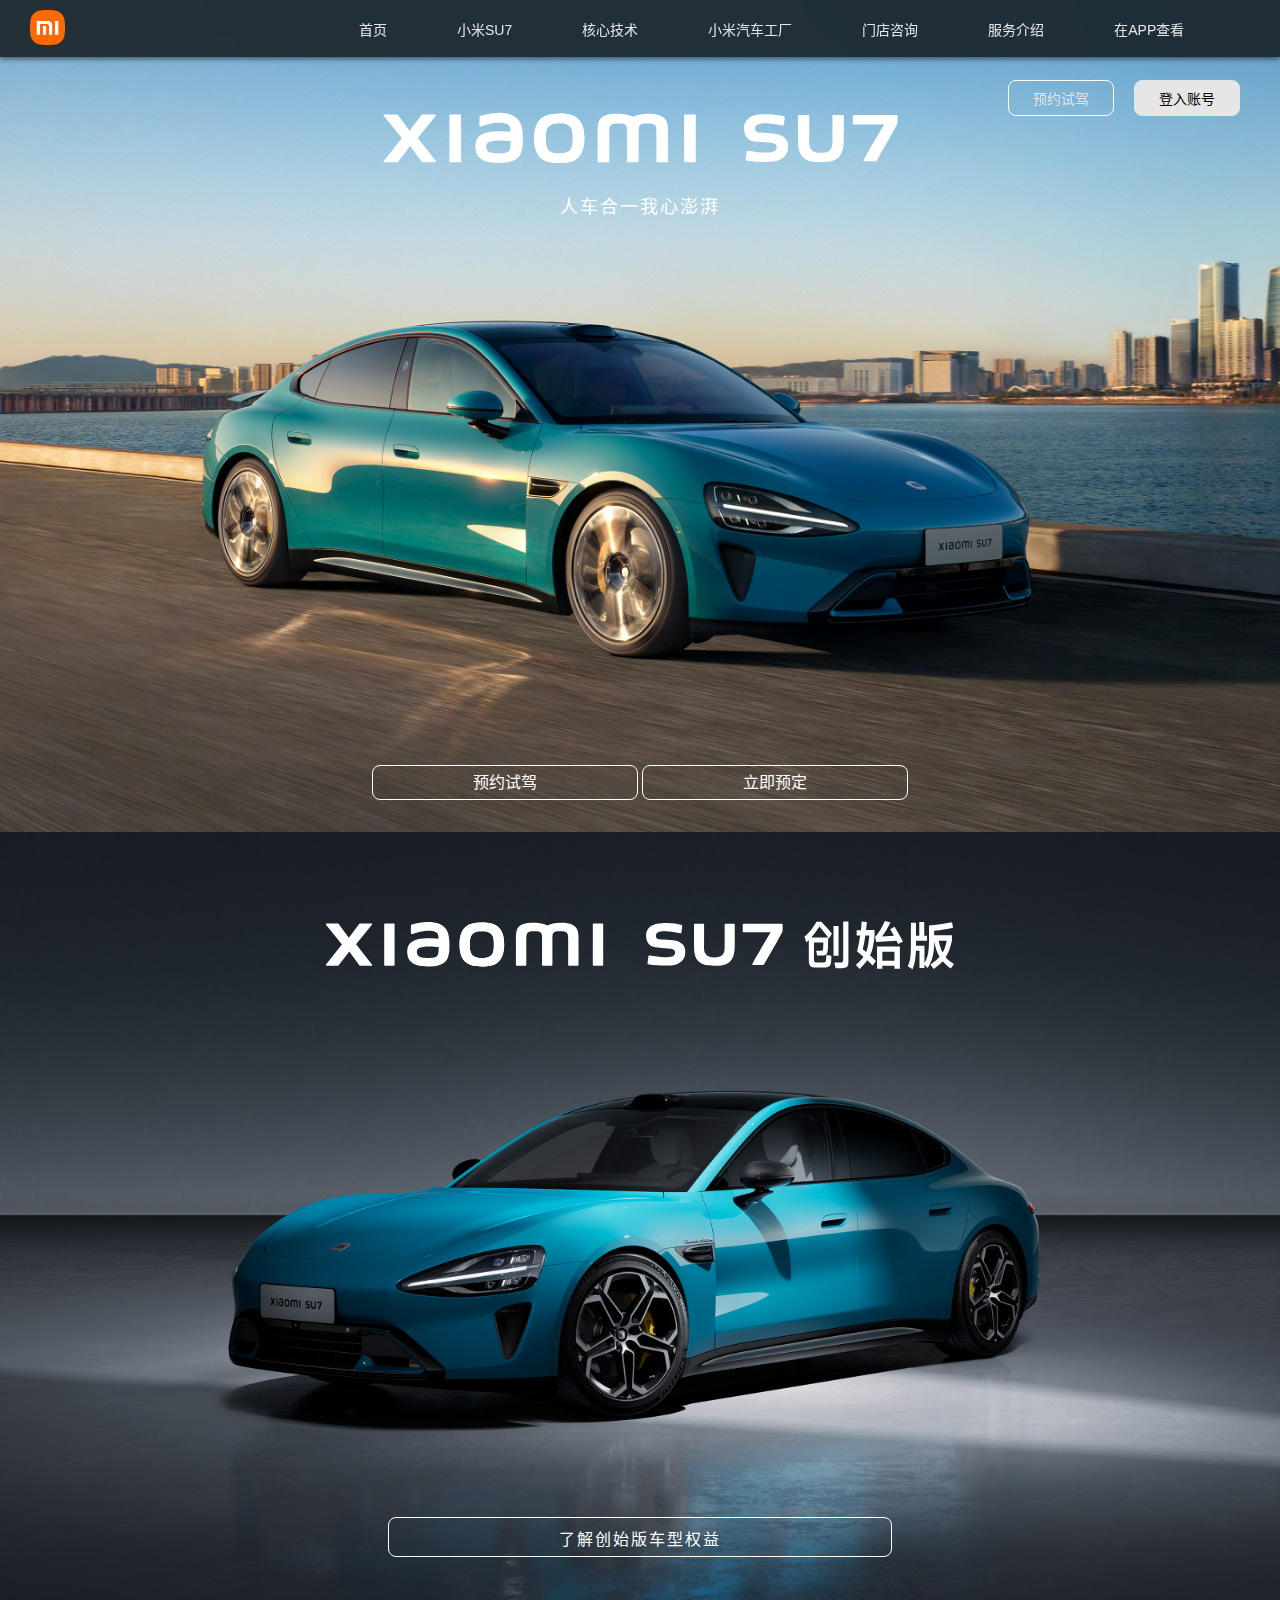
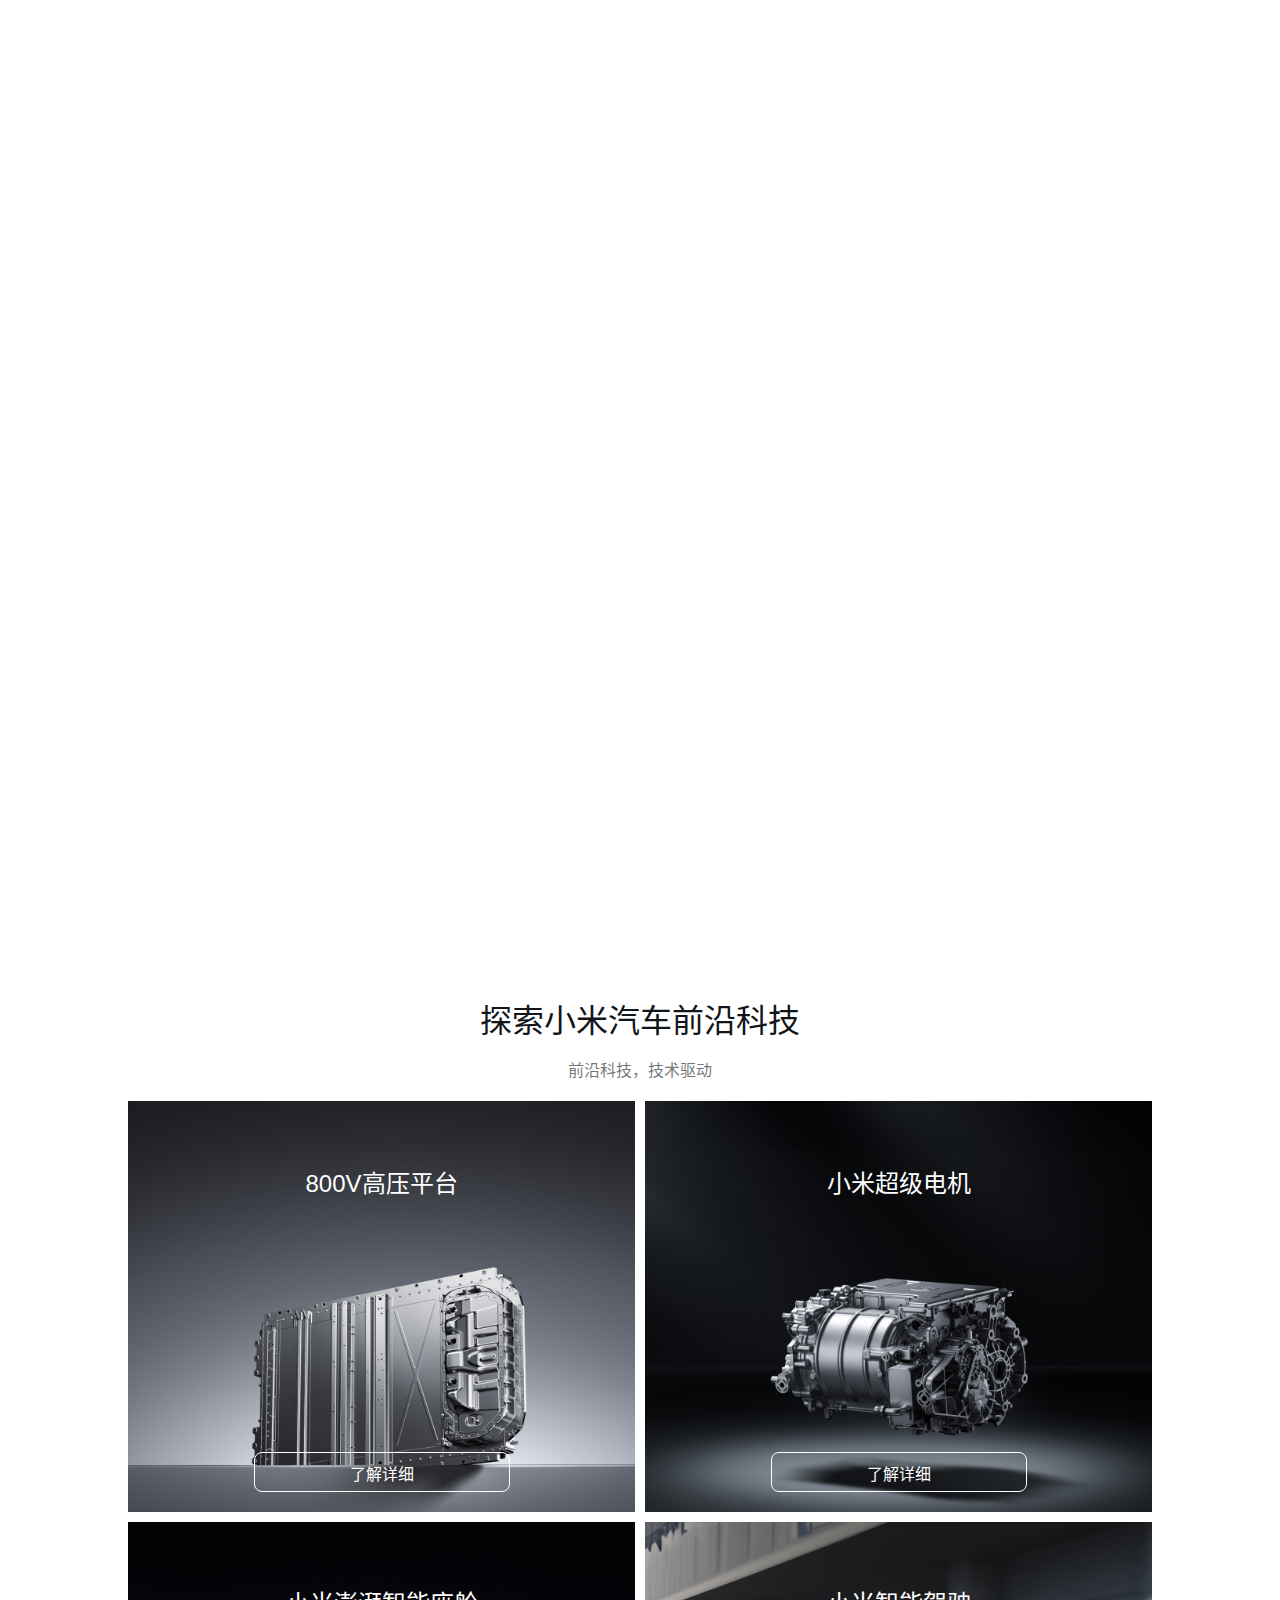
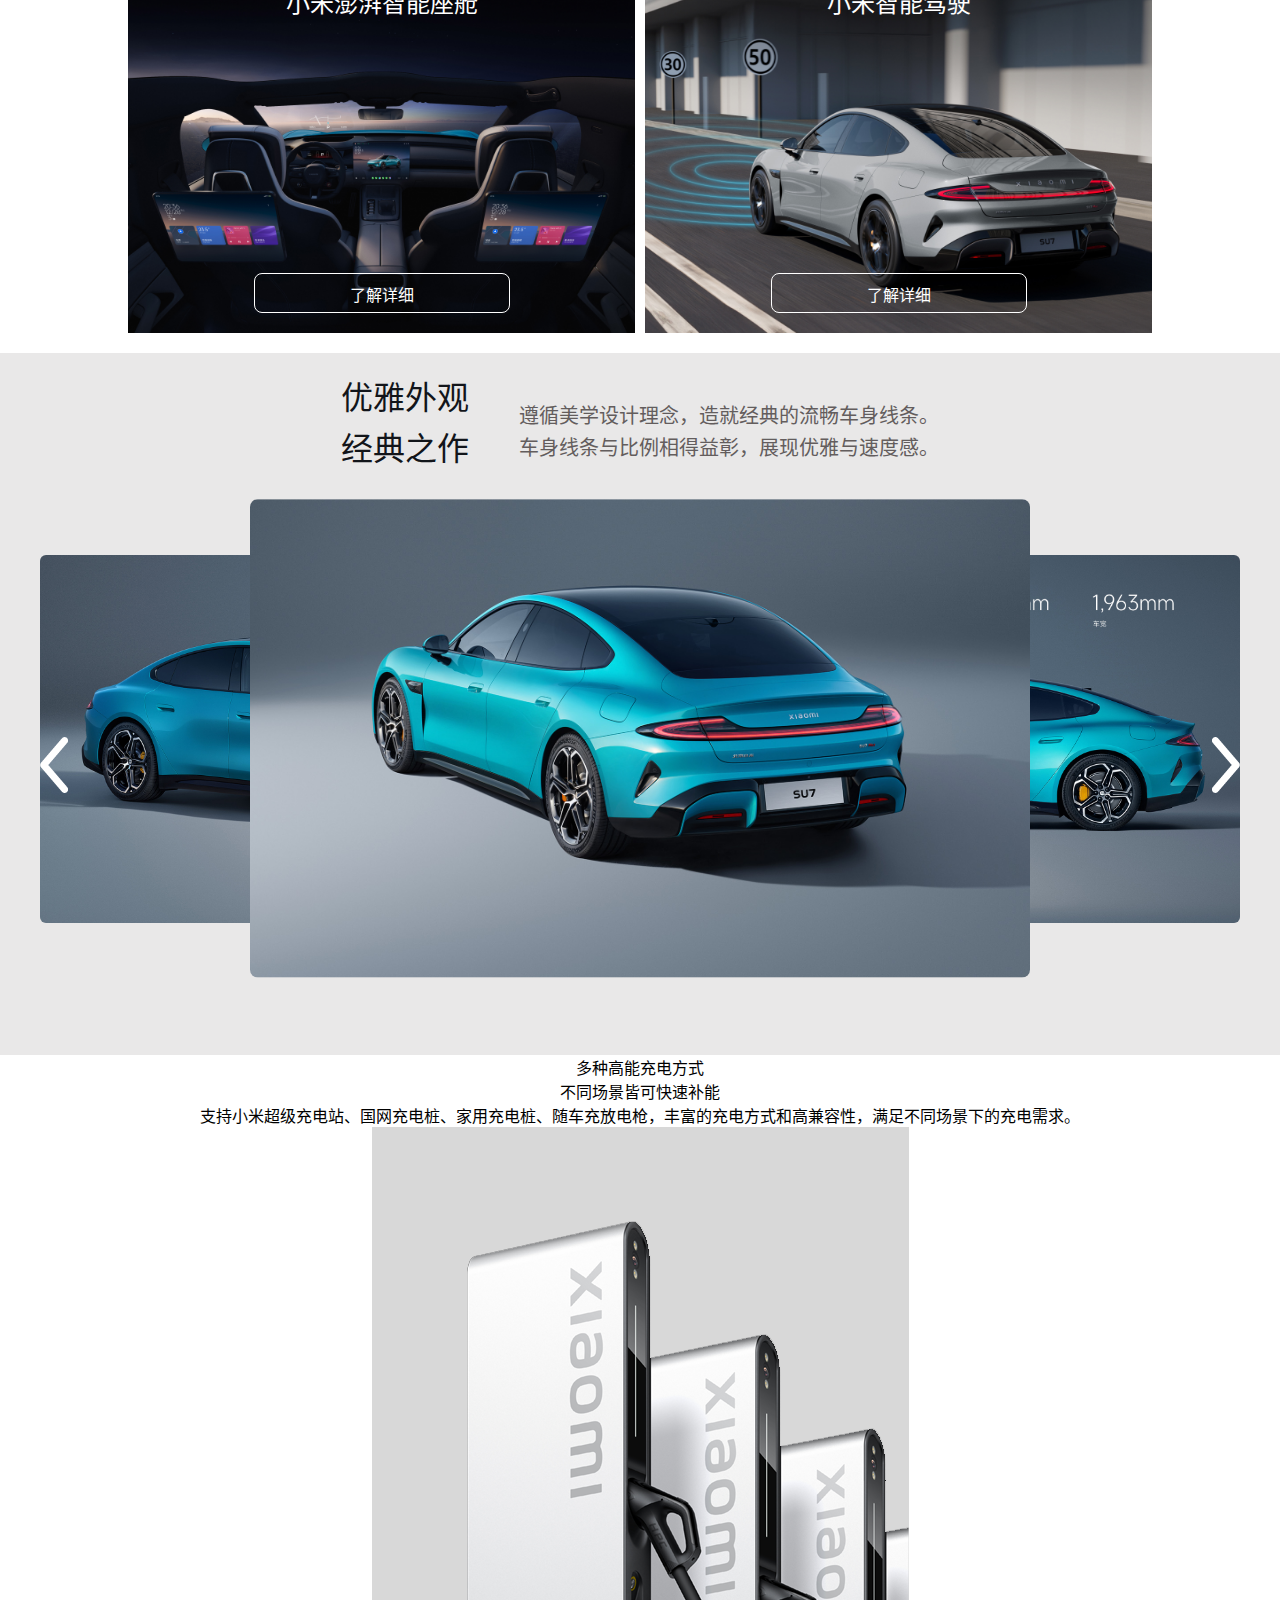
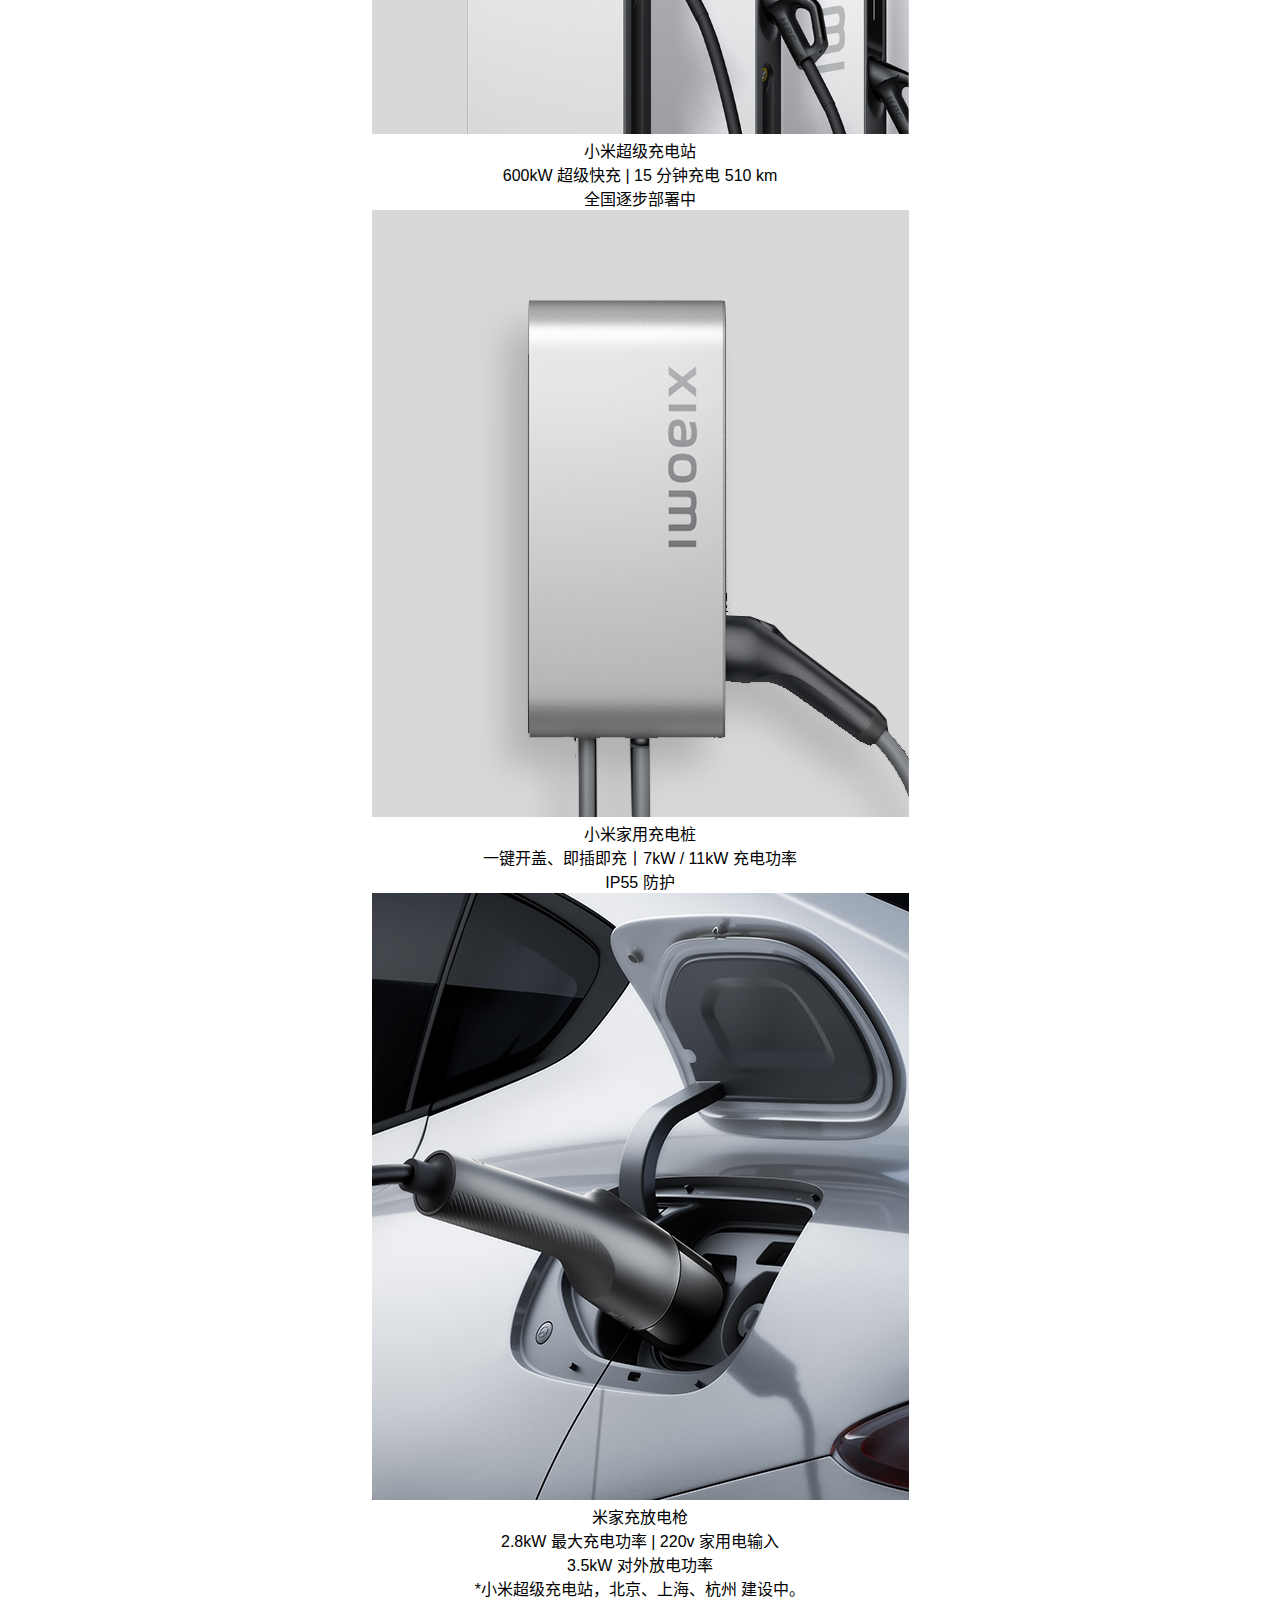
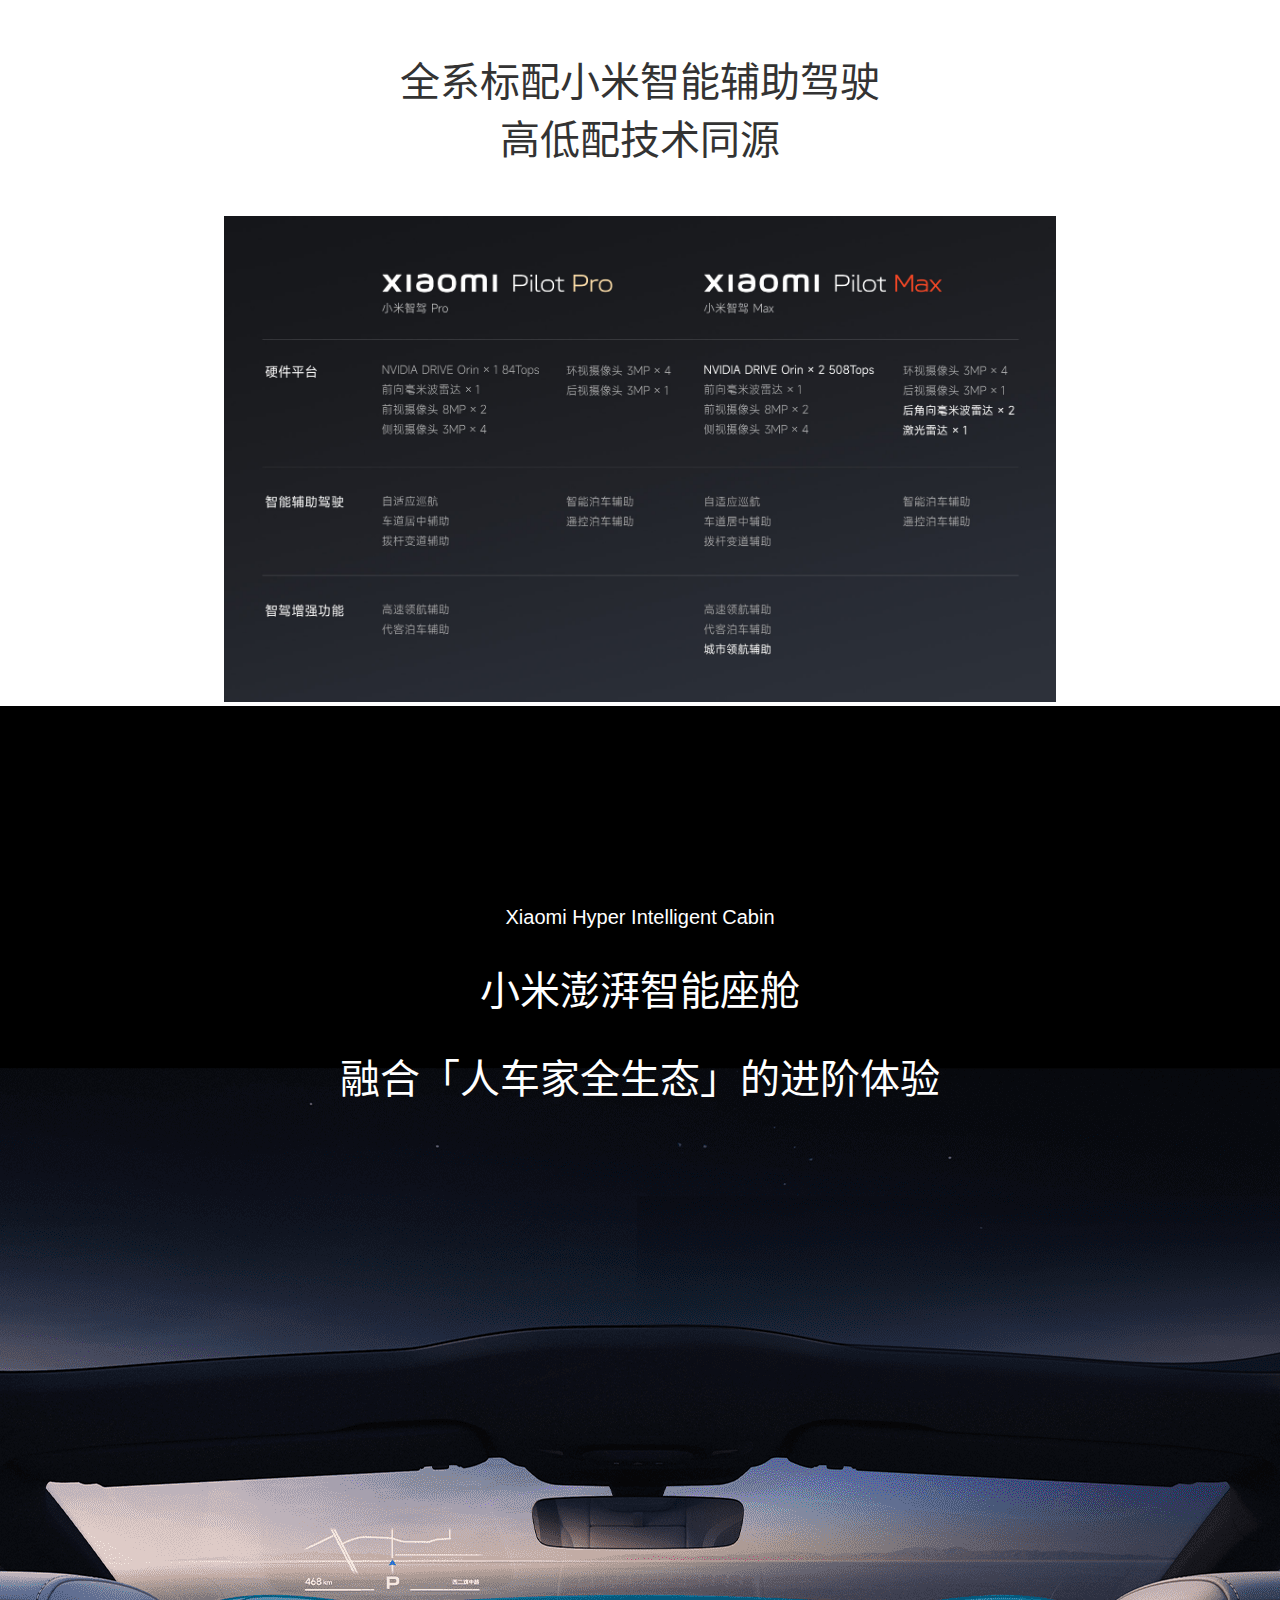
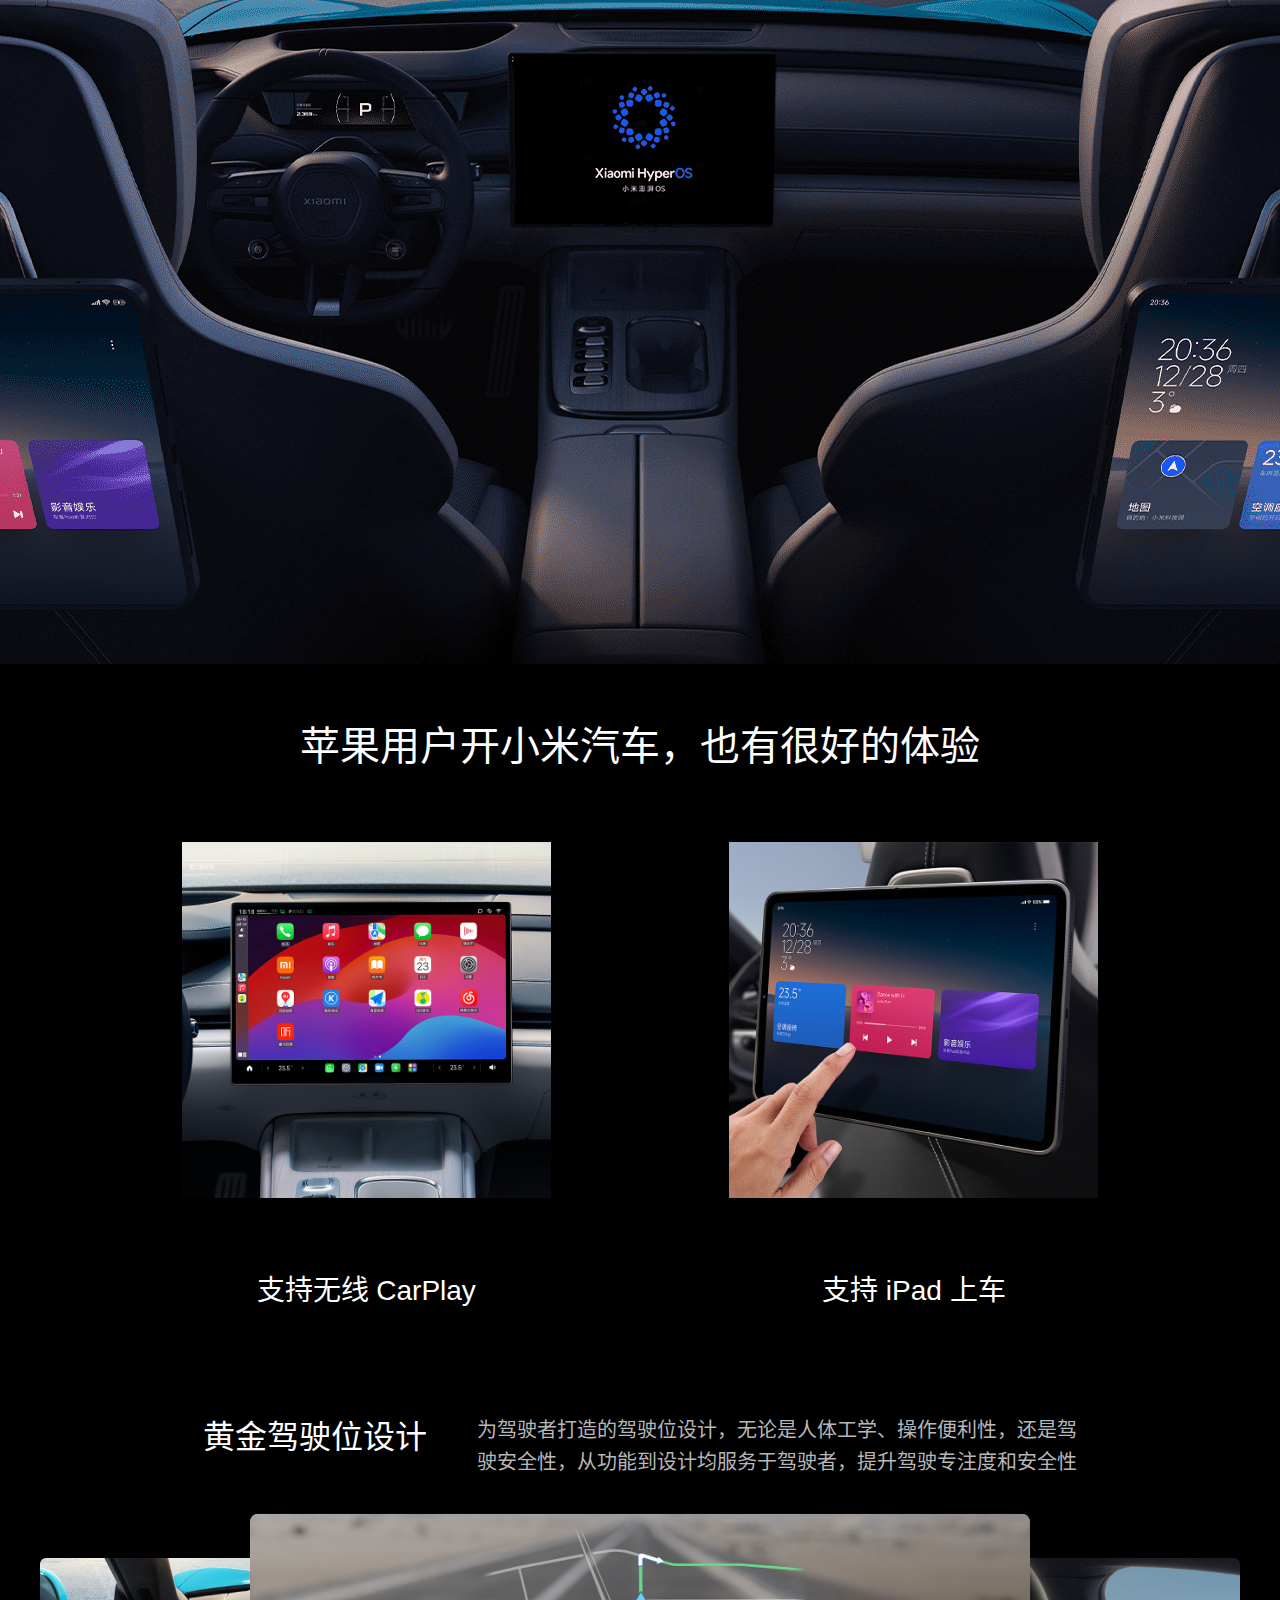
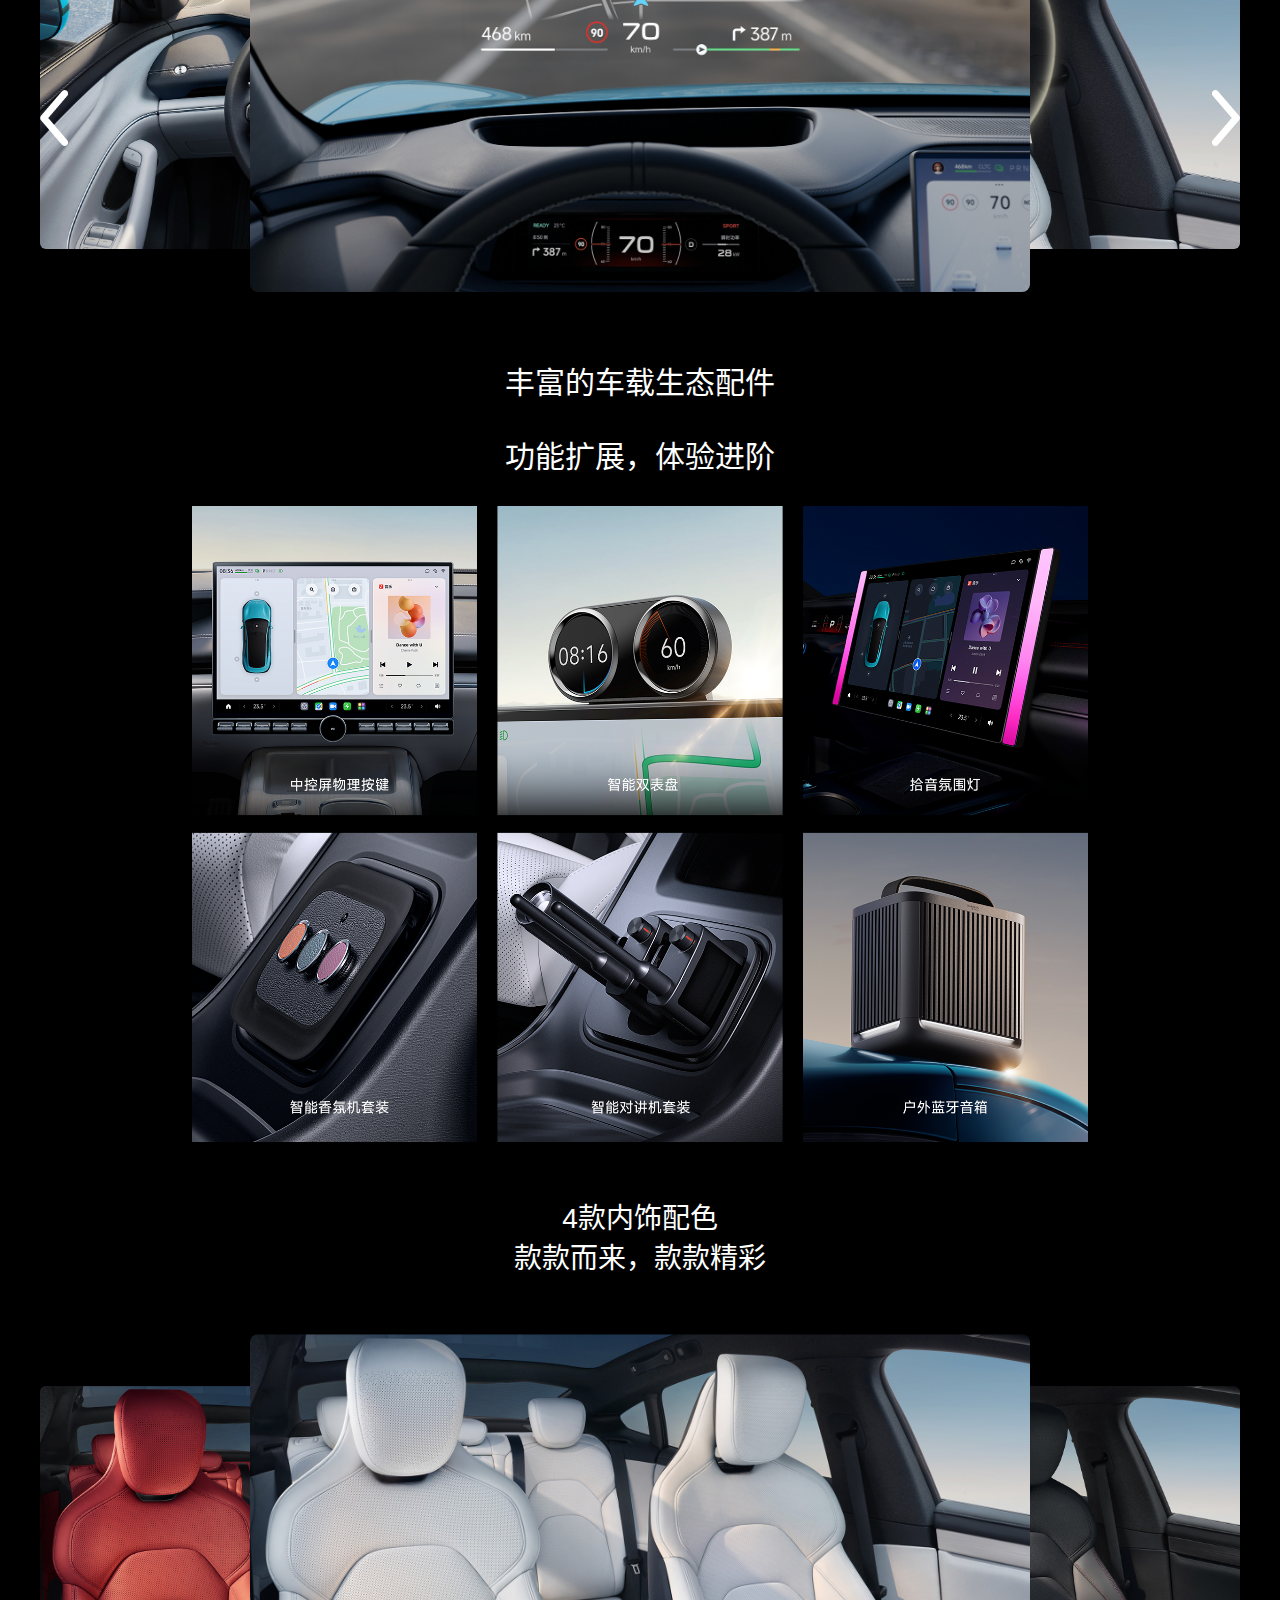
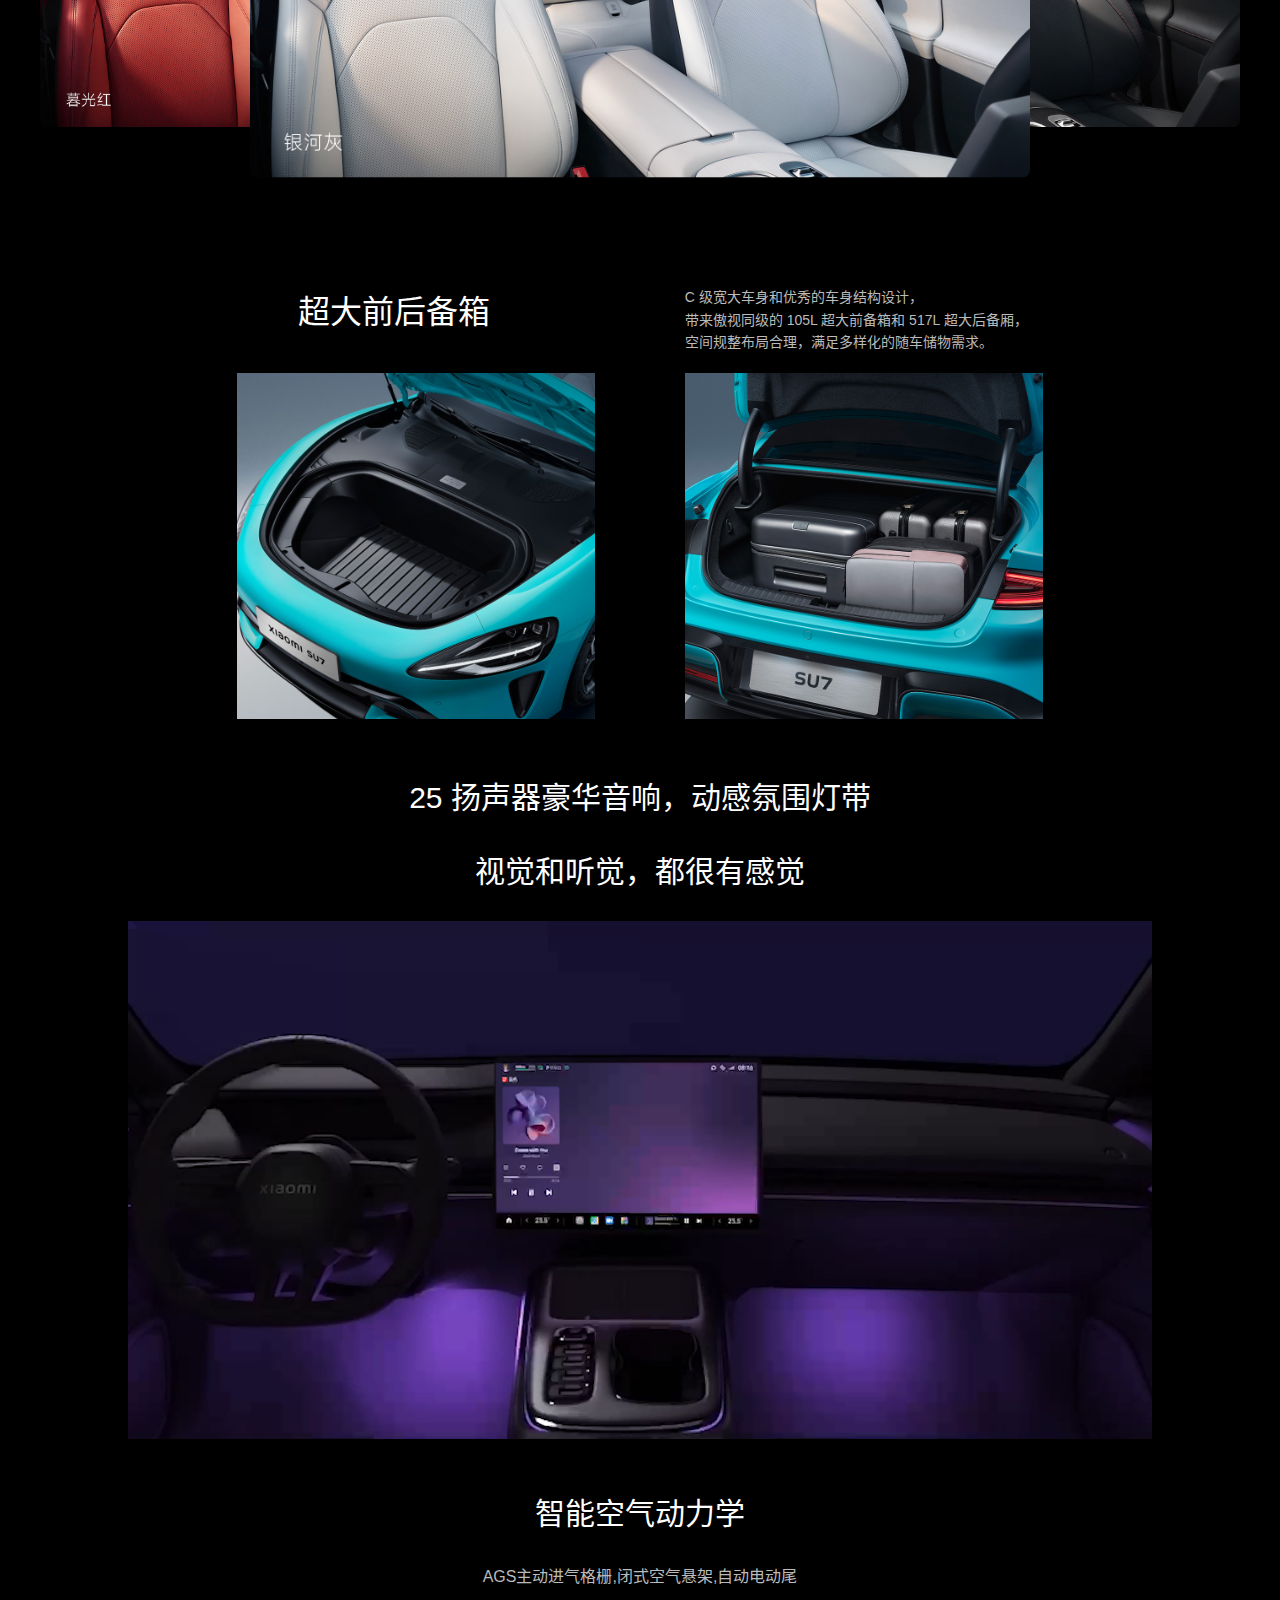
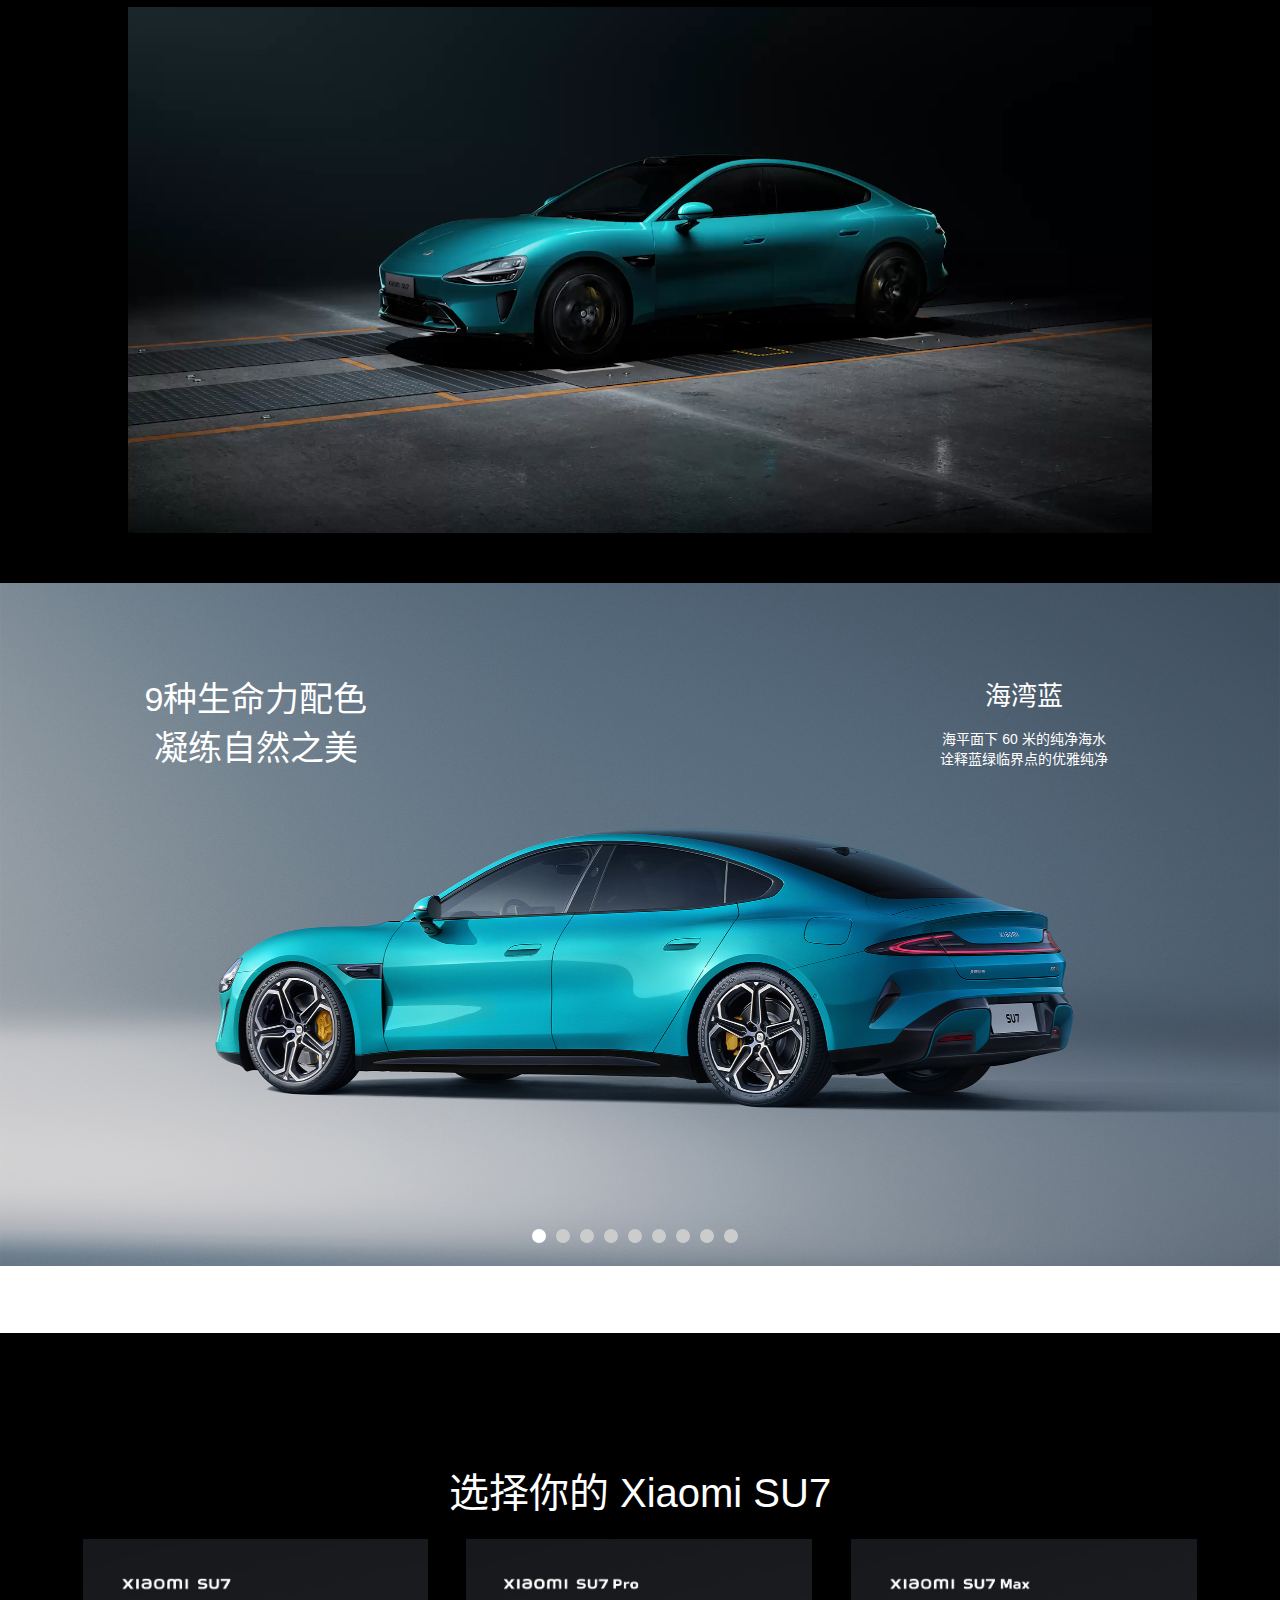
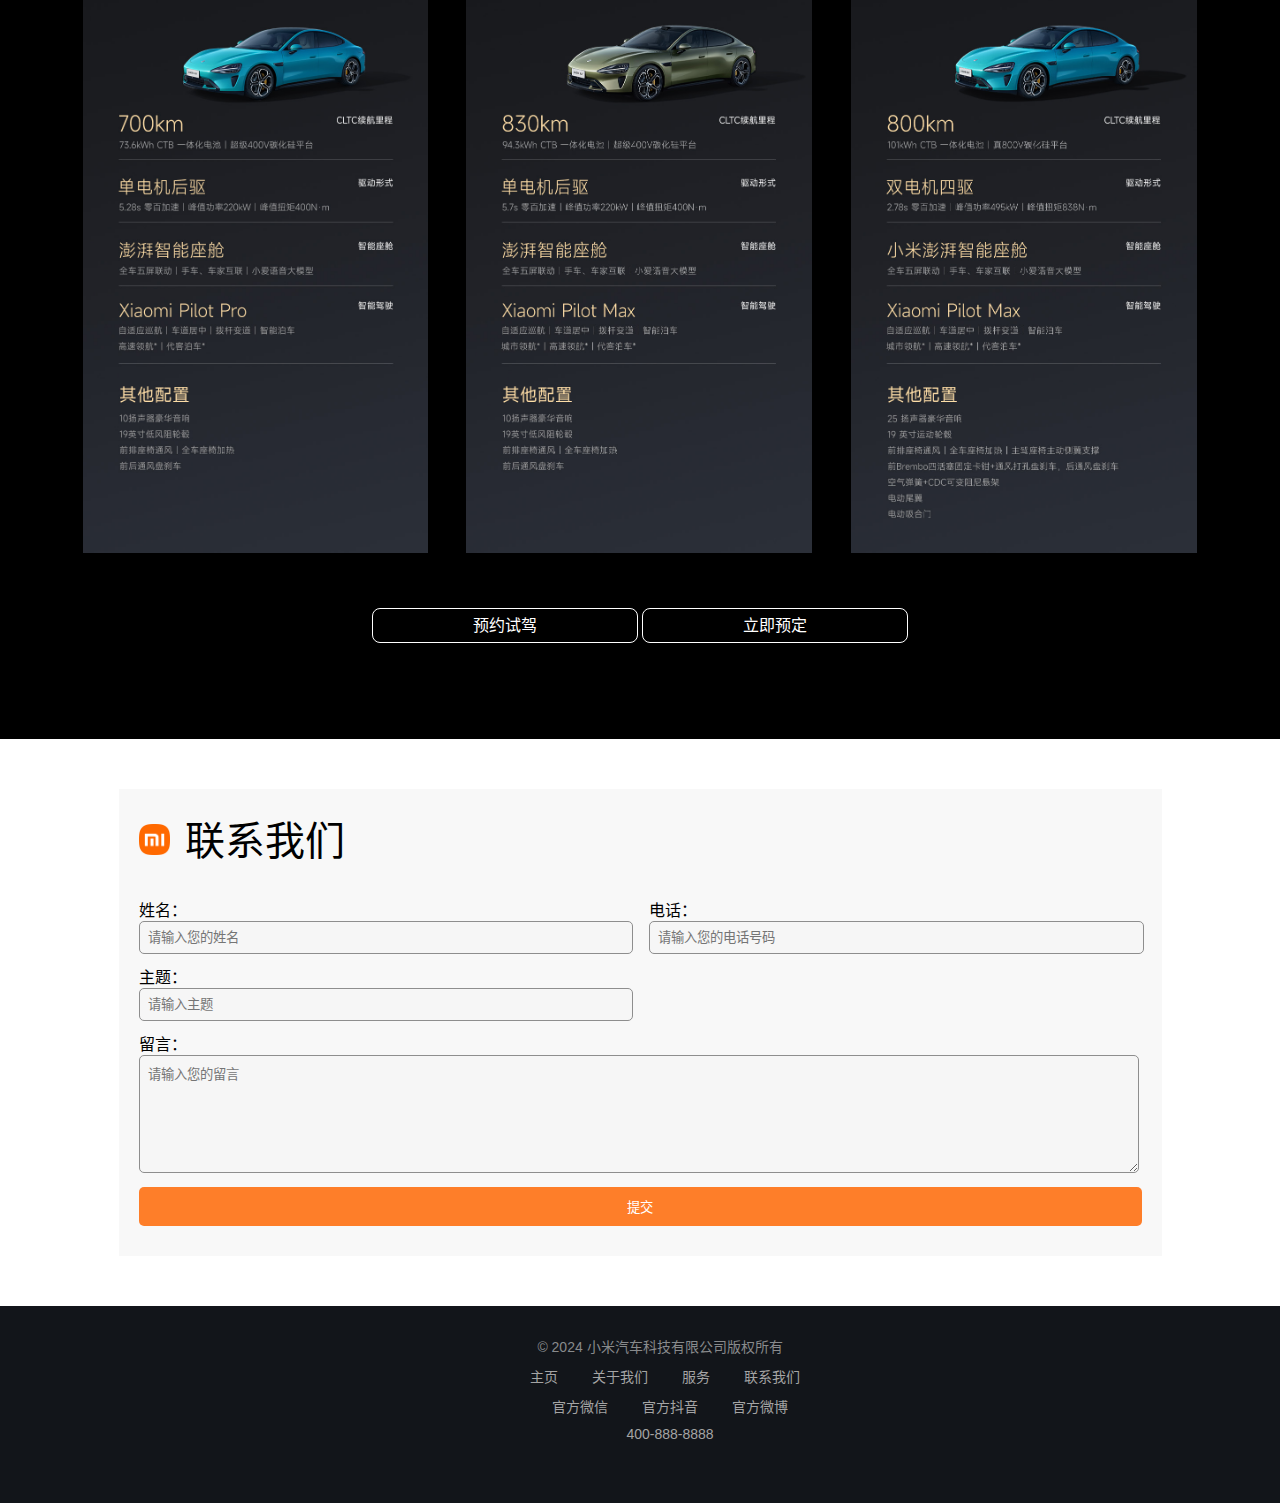
<file: index.html>
<!DOCTYPE html>
<html lang="zh-CN">

<head>
    <meta charset="UTF-8">
    <meta name="viewport" content="width=device-width, initial-scale=1.0">
    <title>SU7 | 小米汽车</title>
    <link rel="icon" href="./img/su7/6102dadda849c40004f9a13b.png" type="image/png">
    <link rel="stylesheet" href="./css/reset.css"><!--重置样式-->
    <link rel="stylesheet" href="./css/mi.css"><!--引入样式-->
    <link rel="stylesheet" href="./css/mi2.css"><!--引入样式-->
    <link rel="stylesheet" href="./css/mi technology.css"><!--引入样式-->
    <link rel="stylesheet" href="./css/mi3.css"><!--引入样式-->
    <link rel="stylesheet" href="./css/mi4.css"><!--引入样式-->
    <link rel="stylesheet" href="./css/mi5.css"><!--引入样式-->
    <link rel="stylesheet" href="./css/mi6.css"><!--引入样式-->
    <link rel="stylesheet" href="./css/mi7.css"><!--引入样式-->
    <link rel="stylesheet" href="./css/mi8.css"><!--引入样式-->
    <link rel="stylesheet" href="./css/mi9.css"><!--引入样式-->
    <link rel="stylesheet" href="./css/footer.css"><!--页脚样式-->
    <link rel="stylesheet" href="./css/banner.css"><!--轮播图样式-->
    <link rel="stylesheet" href="//at.alicdn.com/t/c/font_4546089_5dvnwhhwtc4.css"><!--引入阿里巴巴矢量图标库no_color-->
    <link rel="stylesheet" href="https://unpkg.com/swiper/swiper-bundle.min.css"><!-- Swiper CSS -->
    <style>
    </style>
</head>

<body>
    <div class="container">
        <!--导航栏start mi.css-->
        <div class="top-nav">
            <ul class="top-nav-left">
                <li class="logo"><a href="https://www.xiaomi.com"><img src="./img/su7/6102dadda849c40004f9a13b.png"
                            alt="Xiaomi"></a><span></span></li>
                <li><a href="./index.html">首页</a><span></span></li>
                <li class="小米su7"><a href="#">小米SU7</a><span></span>
                    <ul class="sub-menu ">
                        <li><a href="https://www.xiaomiev.com/su7">小米SU7</a></li>
                        <li><a href="https://www.xiaomiev.com/genesis">小米SU7创始版</a></li>
                        <li><a href="https://www.xiaomiev.com/car-config">车型对比</a></li>
                    </ul>
                </li>
                <li class="核心技术"><a href="#">核心技术</a><span></span>
                    <ul class="sub-menu ">
                        <li><a href="https://www.xiaomiev.com/hyperengine">超级电机</a></li>
                        <li><a href="https://www.xiaomiev.com/battery">高压平台</a></li>
                        <li><a href="https://www.xiaomiev.com/hypercasting">超级大压铸</a></li>
                        <li><a href="https://www.xiaomiev.com/pilot">智能驾驶</a></li>
                        <li><a href="https://www.xiaomiev.com/smartcabin">智能座舱</a></li>
                    </ul>
                </li>
                <li><a href="https://www.xiaomiev.com/hyperfactory">小米汽车工厂</a><span></span></li>
                <li><a href="https://www.xiaomiev.com/store">门店咨询</a><span></span></li>
                <li class="服务介绍"><a href="#">服务介绍</a><span></span>
                    <ul class="sub-menu ">
                        <li><a href="https://www.xiaomiev.com/services">服务保障</a></li>
                        <li><a href="https://www.xiaomiev.com/charge">充电补能</a></li>
                        <li><a href="https://www.xiaomiev.com/finance">金融试算</a></li>
                    </ul>
                </li>
                <li>
                    <a href="#">在APP查看</a><span></span>
                    <div class="download">
                        <img src="./img/su7/app_scan.png" alt="小米汽车app二维码">
                        <p>小米汽车APP</p>
                    </div>
                    <div class="strl"></div><!--二维码上方三角形-->
                </li>
            </ul>
            <ul class="top-nav-right">
                <li class="search-box"><button class="search-btn" onclick="location.href='./trycar.html'">预约试驾</button>
                </li>
                <li class="search-box"><button class="search-btn2" onclick="location.href='./login.html'">登入账号</button>
                </li>
            </ul>
        </div>
        <!--导航栏end-->

        <!--start mi2.css-->
        <div class="main">
            <div class="background1"><img class="backgroundimg" src="./img/su7/section1x1281.jpg">
                <div class="buybtn">
                    <a href="./trycar.html" class="预约试驾-btn animate__fadeInUp">预约试驾</a>
                    <a href="#" class="立即预定-btn animate__fadeInUp">立即预定</a>
                </div>
            </div>

            <div class="xiaomi-title">
                <img class="xiaomisu7 animate__fadeInUp" src="./svg1.svg">
                <div class="人车合一我心澎湃-title animate__fadeInUp"><span>人车合一我心澎湃</span></div>
            </div>
        </div>
        <div class="main2 ">
            <img src="./img/su7/section2x1281.jpg">
            <div class="xiaomisu7创始版"><img src="./svg2.svg"></div>
            <a href="https://www.xiaomiev.com/genesis" class="了解创始版车型-btn">了解创始版车型权益</a>
        </div>
        <!--end mi2.css-->
        <iframe src="https://gamemcu.com/su7/?ref=yigekuang.cn" width="100%" height="100%"
            style="border: none; padding-top: 4%;"></iframe>
        <!--探索前沿科技start mi tcvhnology.css-->
        <div class="tcvhnology">
            <div class="探索小米汽车前沿科技">探索小米汽车前沿科技</div>
            <div class="前沿科技，技术驱动">前沿科技，技术驱动</div>
            <div class="科技区">
                <div class="item 800v高压平台">
                    <img src="./img/su7/section3_1x1281.jpg">
                    <div class="title">800V高压平台</div>
                    <a href="https://www.xiaomiev.com/battery" target="_blank" class="科技区-btn">了解详细</a>
                </div>
                <div class="item 小米超级电机">
                    <img src="./img/su7/section3_2x1281.jpg">
                    <div class="title">小米超级电机</div>
                    <a href="https://www.xiaomiev.com/hyperengine" target="_blank" class="科技区-btn">了解详细</a>
                </div>
                <div class="item 小米澎湃智能座舱">
                    <img src="./img/su7/section3_3x1281.jpg">
                    <div class="title">小米澎湃智能座舱</div>
                    <a href="https://www.xiaomiev.com/smartcabin" target="_blank" class="科技区-btn">了解详细</a>
                </div>
                <div class="item 小米智能驾驶">
                    <img src="./img/su7/section3_4x1281.jpg">
                    <div class="title">小米智能驾驶</div>
                    <a href="https://www.xiaomiev.com/pilot" target="_blank" class="科技区-btn">了解详细</a>
                </div>
            </div>
        </div>
        <!--探索前沿科技end mi tcvhnology.css-->

        <!--轮播图start mi3.css-->
        <div class="外观描述">
            <div class="外观描述大标题">
                <p class="">优雅外观</p>
                <p class="">经典之作</p>
            </div>
            <div class="外观描述小标题">
                <p class="">遵循美学设计理念，造就经典的流畅车身线条。</p>
                <p class="">车身线条与比例相得益彰，展现优雅与速度感。</p>
            </div>
        </div>
        <div class="lunbo">
            <ul id="banner">
                <li><img src="./img/su7/su7_4_1.jpg" class="cur_img"></li>
                <li><img src="./img/su7/su7_4_2.jpg" class="cur_img"></li>
                <li><img src="./img/su7/su7_4_3.jpg" class="cur_img"></li>
                <img src="./img/preImg.png" class="left img_Public">
                <img src="./img/nexImg.png" class="right img_Public">
            </ul>
        </div>
        <!--轮播图end mi3.css-->

        <!--start mi4.css-->
        <div class="section4">
            <div class="intro-section">
                <div class="intro-text">
                    <p>多种高能充电方式</p>
                    <p>不同场景皆可快速补能</p>
                </div>
                <div class="intro-description">
                    <p>支持小米超级充电站、国网充电桩、家用充电桩、随车充放电枪，丰富的充电方式和高兼容性，满足不同场景下的充电需求。</p>
                </div>
            </div>
            <div class="cards-section">
                <div class="card">
                    <picture class="card-image">
                        <img src="./img/充电/su7_21_1.png" alt="小米超级充电站">
                    </picture>
                    <div class="card-content">
                        <p class="card-title">小米超级充电站</p>
                        <div class="card-info">
                            <p>600kW 超级快充 | 15 分钟充电 510 km</p>
                            <p>全国逐步部署中</p>
                        </div>
                    </div>
                </div>
                <div class="card">
                    <picture class="card-image">
                        <img src="./img/充电/su7_21_2.png" alt="小米家用充电桩">
                    </picture>
                    <div class="card-content">
                        <p class="card-title">小米家用充电桩</p>
                        <div class="card-info">
                            <p>一键开盖、即插即充丨7kW / 11kW 充电功率</p>
                            <p>IP55 防护</p>
                        </div>
                    </div>
                </div>
                <div class="card">
                    <picture class="card-image">
                        <img src="./img/充电/su7_21_3.jpg" alt="米家充放电枪">
                    </picture>
                    <div class="card-content">
                        <p class="card-title">米家充放电枪</p>
                        <div class="card-info">
                            <p>2.8kW 最大充电功率 | 220v 家用电输入</p>
                            <p>3.5kW 对外放电功率</p>
                        </div>
                    </div>
                </div>
            </div>

            <div class="footer-note">
                <p>*小米超级充电站，北京、上海、杭州 建设中。</p>
            </div>
        </div>
        <!--end mi4.css-->

        <!--start mi5.css-->
        <div class="section5">
            <p class="fuzhujiashi">全系标配小米智能辅助驾驶</p>
            <p class="fuzhujiashi2">高低配技术同源</p>
            <div class="fuzhujiashi-img"><img src="./img/选择/su7_25_1.jpg"></div>
        </div>
        <!--end mi5.css-->

        <!--start mi6.css-->
        <div class="section6">
            <div class="pengpai1-img">
                <div class="section6-title">
                    <p class="pengpaititle1">Xiaomi Hyper Intelligent Cabin</p>
                    <h1>小米澎湃智能座舱</h1>
                    <h1>融合「人车家全生态」的进阶体验</h1>
                </div>
            </div>
            <div class="pengpai2">
                <h1 class="ios">苹果用户开小米汽车，也有很好的体验</h1>
                <div class="pengpai2-content">
                    <div class="pengpai2-item">
                        <img src="./img/澎湃座舱/su7_28_new_1.jpg" alt="图片1">
                        <div class="text-below">支持无线 CarPlay</div>
                    </div>
                    <div class="pengpai2-item">
                        <img src="./img/澎湃座舱/su7_28_new_2.jpg" alt="图片2">
                        <div class="text-below">支持 iPad 上车</div>
                    </div>
                </div>
            </div>
            <div>
                <div class="外观描述" style="background-color: black;">
                    <div class="外观描述大标题" style="color: white;">
                        <p class="">黄金驾驶位设计</p>
                    </div>
                    <div class="外观描述小标题" style="color: rgb(183, 183, 183);">
                        <p class="">为驾驶者打造的驾驶位设计，无论是人体工学、操作便利性，还是驾</p>
                        <p class="">驶安全性，从功能到设计均服务于驾驶者，提升驾驶专注度和安全性</p>
                    </div>
                </div>
                <div class="lunbo" style="background-color: black;">
                    <ul id="banner1">
                        <li><img src="./img/澎湃座舱/su7_9_1.jpg" class="cur_img"></li>
                        <li><img src="./img/澎湃座舱/su7_9_2.jpg" class="cur_img"></li>
                        <li><img src="./img/澎湃座舱/su7_9_4.jpg" class="cur_img"></li>
                        <img src="./img/preImg.png" class="left img_Public">
                        <img src="./img/nexImg.png" class="right img_Public">
                    </ul>
                </div>
            </div>
            <div class="pengpai3">
                <div class="pengpai3-titel">
                    <h2>丰富的车载生态配件</h2>
                    <h2>功能扩展，体验进阶</h2>
                    <img src="./img/选择/su7_29_1.png" alt="图片3">
                </div>
            </div>
            <div class="pengpai6">
                <div class="pengpai6-title">4款内饰配色<br>款款而来，款款精彩</div>
                <div class="pengpai6-content">
                    <ul id="banner2">
                        <li><img src="./img/澎湃座舱/su7_14_1.jpg" class="cur_img"></li>
                        <li><img src="./img/澎湃座舱/su7_14_2.jpg" class="cur_img"></li>
                        <li><img src="./img/澎湃座舱/su7_14_3.jpg" class="cur_img"></li>
                        <li><img src="./img/澎湃座舱/su7_14_4.jpg" class="cur_img"></li>
                        <img src="./img/preImg.png" class="left img_Public2">
                        <img src="./img/nexImg.png" class="right img_Public2">
                    </ul>
                </div>
            </div>
            <div class="pengpai4">
                <div class="pengpai4-title">
                    <div class="pengpai4-title1">超大前后备箱</div>
                    <div class="pengpai4-title2">
                        C 级宽大车身和优秀的车身结构设计，<br>带来傲视同级的 105L 超大前备箱和 517L 超大后备厢，<br>空间规整布局合理，满足多样化的随车储物需求。</div>
                </div>
                <div class="pengpai4-content">
                    <div class="pengpai4-img"><img src="./img/储物/su7_12_1.jpg"></div>
                    <div class="pengpai4-img"><img src="./img/储物/su7_12_2.jpg"></div>
                </div>
            </div>
            <div class="pengpai5">
                <div class="pengpai5-title">
                    <h2>25 扬声器豪华音响，动感氛围灯带</h2>
                    <h2>视觉和听觉，都很有感觉</h2>
                </div>
                <div class="pengpai5-content">
                    <div class="pengpai5-video">
                        <video src="./img/澎湃座舱/su7_13_2.mp4" autoplay muted loop></video>
                    </div>
                </div>
            </div>
            <div class="pengpai5">
                <div class="pengpai5-title">
                    <h2>智能空气动力学</h2>
                    <div class="pengpai5-title2">AGS主动进气格栅,闭式空气悬架,自动电动尾</div>
                </div>
                <div class="pengpai5-content">
                    <div class="pengpai5-video">
                        <video src="./img/澎湃座舱/su7_16_3.mp4" autoplay muted loop></video>
                    </div>
                </div>
            </div>

        </div>
        <!--end mi6.css-->

        <!--start mi7.css-->
        <div class="carbox">
            <div class="box-img"><img src="./img/color/su7_6_1.jpg">
                <div class="caption">9种生命力配色<br>凝练自然之美</div>
                <div class="caption1">
                    <div class="caption1_1">海湾蓝</div><br>海平面下 60 米的纯净海水<br>诠释蓝绿临界点的优雅纯净
                </div>
            </div>
            <div class="box-img"><img src="./img/color/su7_6_2.jpg">
                <div class="caption">9种生命力配色<br>凝练自然之美</div>
                <div class="caption1">
                    <div class="caption1_1">橄榄绿</div><br>源自大自然中的橄榄色<br>沉稳暖意中带着清新张力
                </div>
            </div>
            <div class="box-img"><img src="./img/color/su7_6_3.jpg">
                <div class="caption">9种生命力配色<br>凝练自然之美</div>
                <div class="caption1">
                    <div class="caption1_1">雅灰</div><br>雅丹地貌中的灰色岩层<br>克制的表达宁静而又平衡
                </div>
            </div>
            <div class="box-img"><img src="./img/color/su7_6_4.jpg">
                <div class="caption">9种生命力配色<br>凝练自然之美</div>
                <div class="caption1">
                    <div class="caption1_1">霞光紫</div><br>日出前的破晓时分<br>尽显深邃时尚气质
                </div>
            </div>
            <div class="box-img"><img src="./img/color/su7_6_5.jpg">
                <div class="caption">9种生命力配色<br>凝练自然之美</div>
                <div class="caption1">
                    <div class="caption1_1">寒武岩灰</div><br>跨越时空的寒武纪岩石<br>沉静与稳重在此刻平衡
                </div>
            </div>
            <div class="box-img"><img src="./img/color/su7_6_6.jpg">
                <div class="caption">9种生命力配色<br>凝练自然之美</div>
                <div class="caption1">
                    <div class="caption1_1">流星蓝</div><br>流星划过的墨色夜幕<br>宁静优雅亦不失活力
                </div>
            </div>
            <div class="box-img"><img src="./img/color/su7_6_7.jpg">
                <div class="caption">9种生命力配色<br>凝练自然之美</div>
                <div class="caption1">
                    <div class="caption1_1">熔岩橙</div><br>火山喷发的最强刹那<br>演绎蓬勃炽热的活力
                </div>
            </div>
            <div class="box-img"><img src="./img/color/su7_6_8.jpg">
                <div class="caption">9种生命力配色<br>凝练自然之美</div>
                <div class="caption1">
                    <div class="caption1_1">珍珠白</div><br>珍珠光晕中寻得灵感<br>精致中透露沉稳低调
                </div>
            </div>
            <div class="box-img"><img src="./img/color/su7_6_9.jpg">
                <div class="caption">9种生命力配色<br>凝练自然之美</div>
                <div class="caption1">
                    <div class="caption1_1">钻石黑</div><br>透过黑钻石的细腻璀璨<br>将神秘浩渺都凝聚于此
                </div>
            </div>
            <div class="box-zhiding">
                <ul>
                    <li class="botton"></li>
                    <li class="botton"></li>
                    <li class="botton"></li>
                    <li class="botton"></li>
                    <li class="botton"></li>
                    <li class="botton"></li>
                    <li class="botton"></li>
                    <li class="botton"></li>
                    <li class="botton"></li>
                </ul>
            </div>
        </div>
        <!--end mi7.css-->

        <!--start mi8.css-->
        <div class="section8">
            <div class="section8-title">
                选择你的 Xiaomi SU7
            </div>
            <div class="section8-content">
                <div class="section8-item"><img src="./img/选择/su7_32_1_m.jpg" alt="小米SU7"></div>
                <div class="section8-item"><img src="./img/选择/su7_32_2_m.jpg" alt="小米SU7"></div>
                <div class="section8-item"><img src="./img/选择/su7_32_3_m.jpg" alt="小米SU7"></div>
            </div>
            <div class="section8_2">
                <a href="./trycar.html" class="预约试驾-btn animate__fadeInUp">预约试驾</a>
                <a href="#" class="立即预定-btn animate__fadeInUp">立即预定</a>
            </div>
        </div>
        <!--end mi8.css-->

        <!--start mi9.css-->
        <div class="fade1">
            <div class="form-container">
              <h1><img class="logo1" src="./img/su7/6102dadda849c40004f9a13b.png" alt="Xiaomi">联系我们</h1>
              <div class="form-row">
                <div class="form-column">
                  <label for="name">姓名：</label>
                  <input id="name" type="text" placeholder="请输入您的姓名">
                </div>
                <div class="form-column">
                  <label for="phone">电话：</label>
                  <input id="phone" type="text" placeholder="请输入您的电话号码">
                </div>
              </div>
              <div class="form-row">
                <div class="form-column">
                  <label for="subject">主题：</label>
                  <input id="subject" type="text" placeholder="请输入主题">
                </div>
              </div>
              <div class="form-row">
                <label for="message">留言：</label>
                <textarea id="message" placeholder="请输入您的留言" class="custom-textarea"></textarea>
              </div>
              <div class="form-row">
                <button onclick="submitForm()">提交</button>
              </div>
            </div>
          </div>
          <div class="fade2" id="successModal">
            <div class="modal-container">
              <div class="modal-overlay" onclick="closeSuccessModal()"></div>
              <div class="success-modal">
                <p class="success-text">提交成功，即将跳转首页！</p>
                <button onclick="closeSuccessModal()">关闭</button>
              </div>
            </div>
          </div>
    <!--end mi9.css-->

    <!--start footer.css-->
    <footer class="footer">
        <div class="contain">
            <h4></h4>
            <p>&copy; 2024 小米汽车科技有限公司版权所有</p>
            <ul>
                <li><a href="#home">主页</a></li>
                <li><a href="#about">关于我们</a></li>
                <li><a href="#services">服务</a></li>
                <li><a href="#contact">联系我们</a></li>
            </ul>
            <div class="contact">
                <div class="social-icons">
                    <a href="https://www.weibo.com" target="_blank"><i class="iconfont icon-weixin"></i>官方微信</a>
                    <a href="https://www.douyin.com" target="_blank"><i class="iconfont icon-douyin"></i>官方抖音</a>
                    <a href="https://www.weibo.com" target="_blank"><i class="iconfont icon-xinlangweibo"></i>官方微博</a>
                    <div class="tel"><a href="tel:400-888-8888"><i class="iconfont icon-dianhua"></i>400-888-8888</a>
                    </div>
                </div>
            </div>
        </div>
    </footer>
    <!--end footer.css-->
    </div>
    <script src="./js/jquery-3.4.1.min.js"></script>
    <script src="./js/mi.js"></script><!--引入js文件轮播图-->
    <script src="./js/carbox.js"></script><!--引入carbox.js-->
    <script src="./js/topnav.js"></script><!--引入导航栏监听器效果js-->
    <script src="https://unpkg.com/swiper/swiper-bundle.min.js"></script>
    <script src="./js/mi9.js"></script>
    <script>
        document.getElementById('myIframe').addEventListener('load', function () {
            const iframeDocument = this.contentDocument || this.contentWindow.document;
            const audioElements = iframeDocument.getElementsByTagName('audio');
            const videoElements = iframeDocument.getElementsByTagName('video');

            for (let audio of audioElements) {
                audio.muted = true;
            }

            for (let video of videoElements) {
                video.muted = true;
            }
        });
    </script>

</body>

</html>
</file>
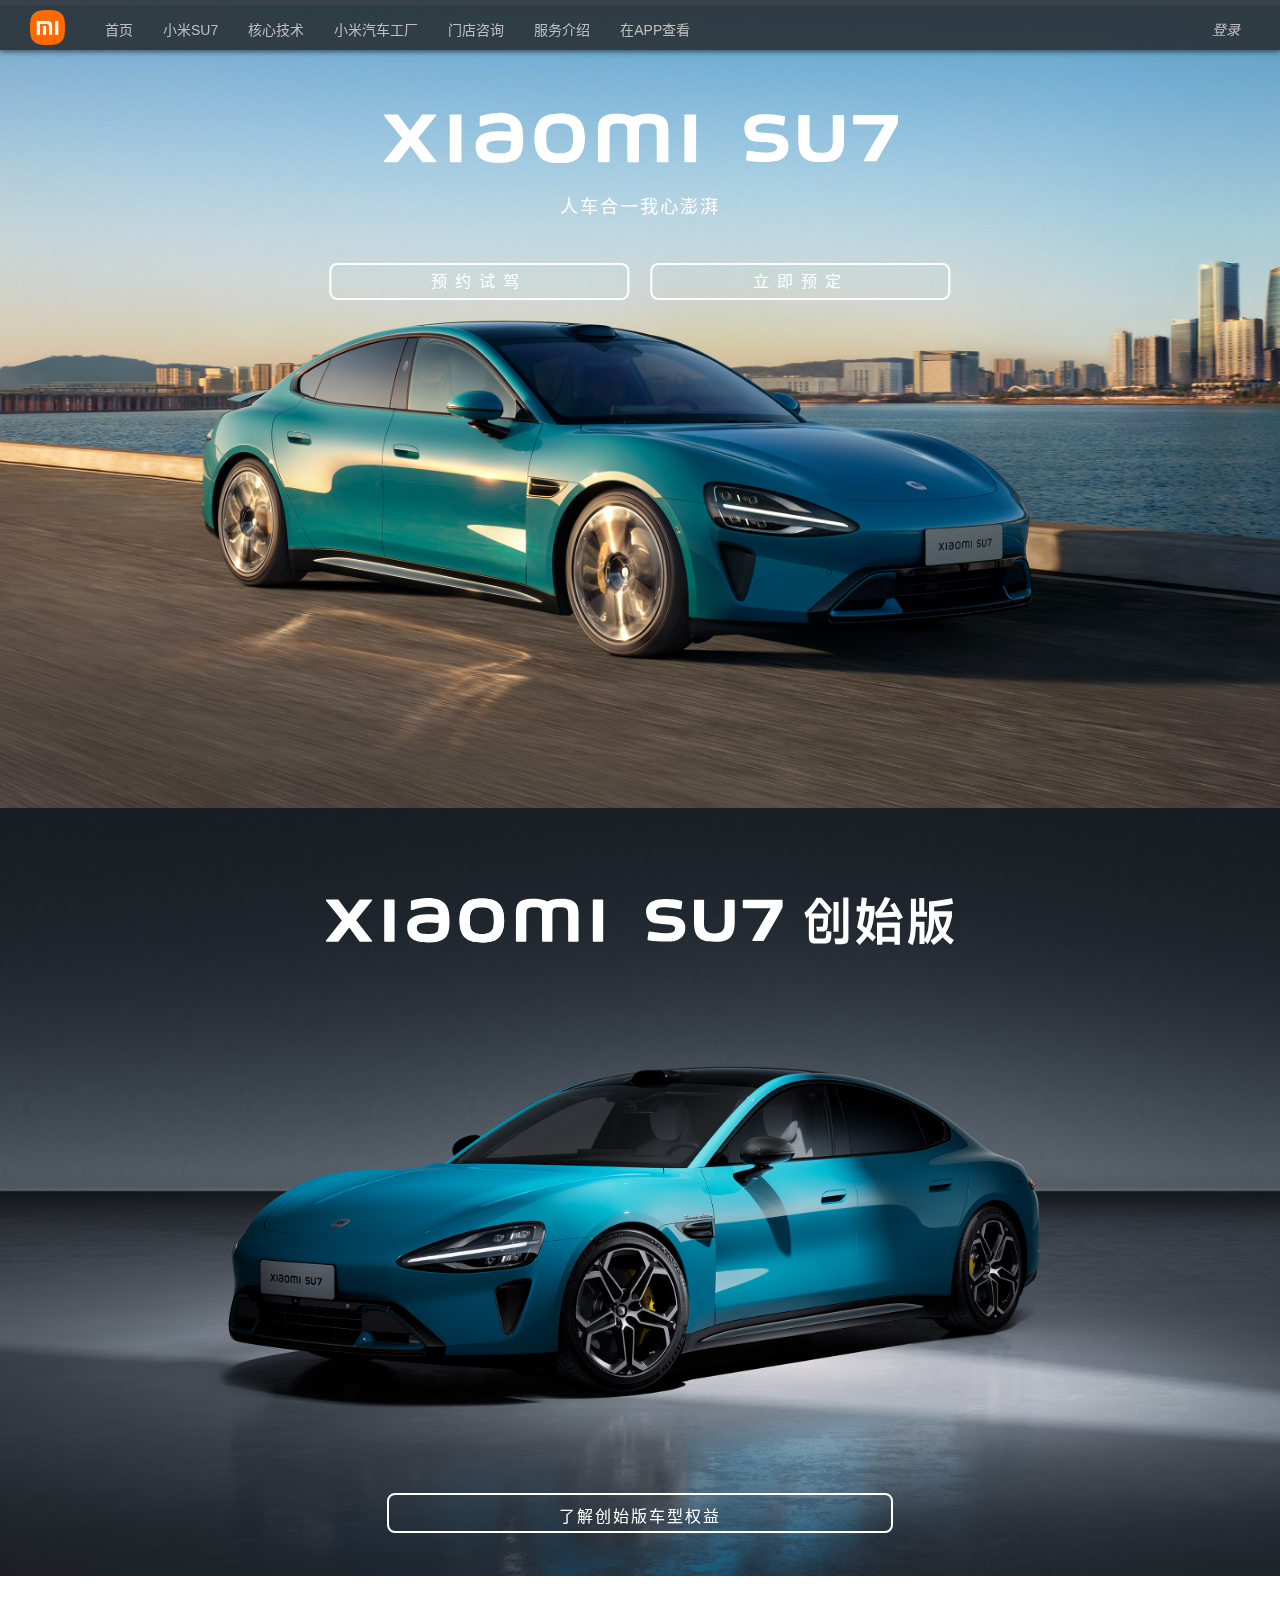
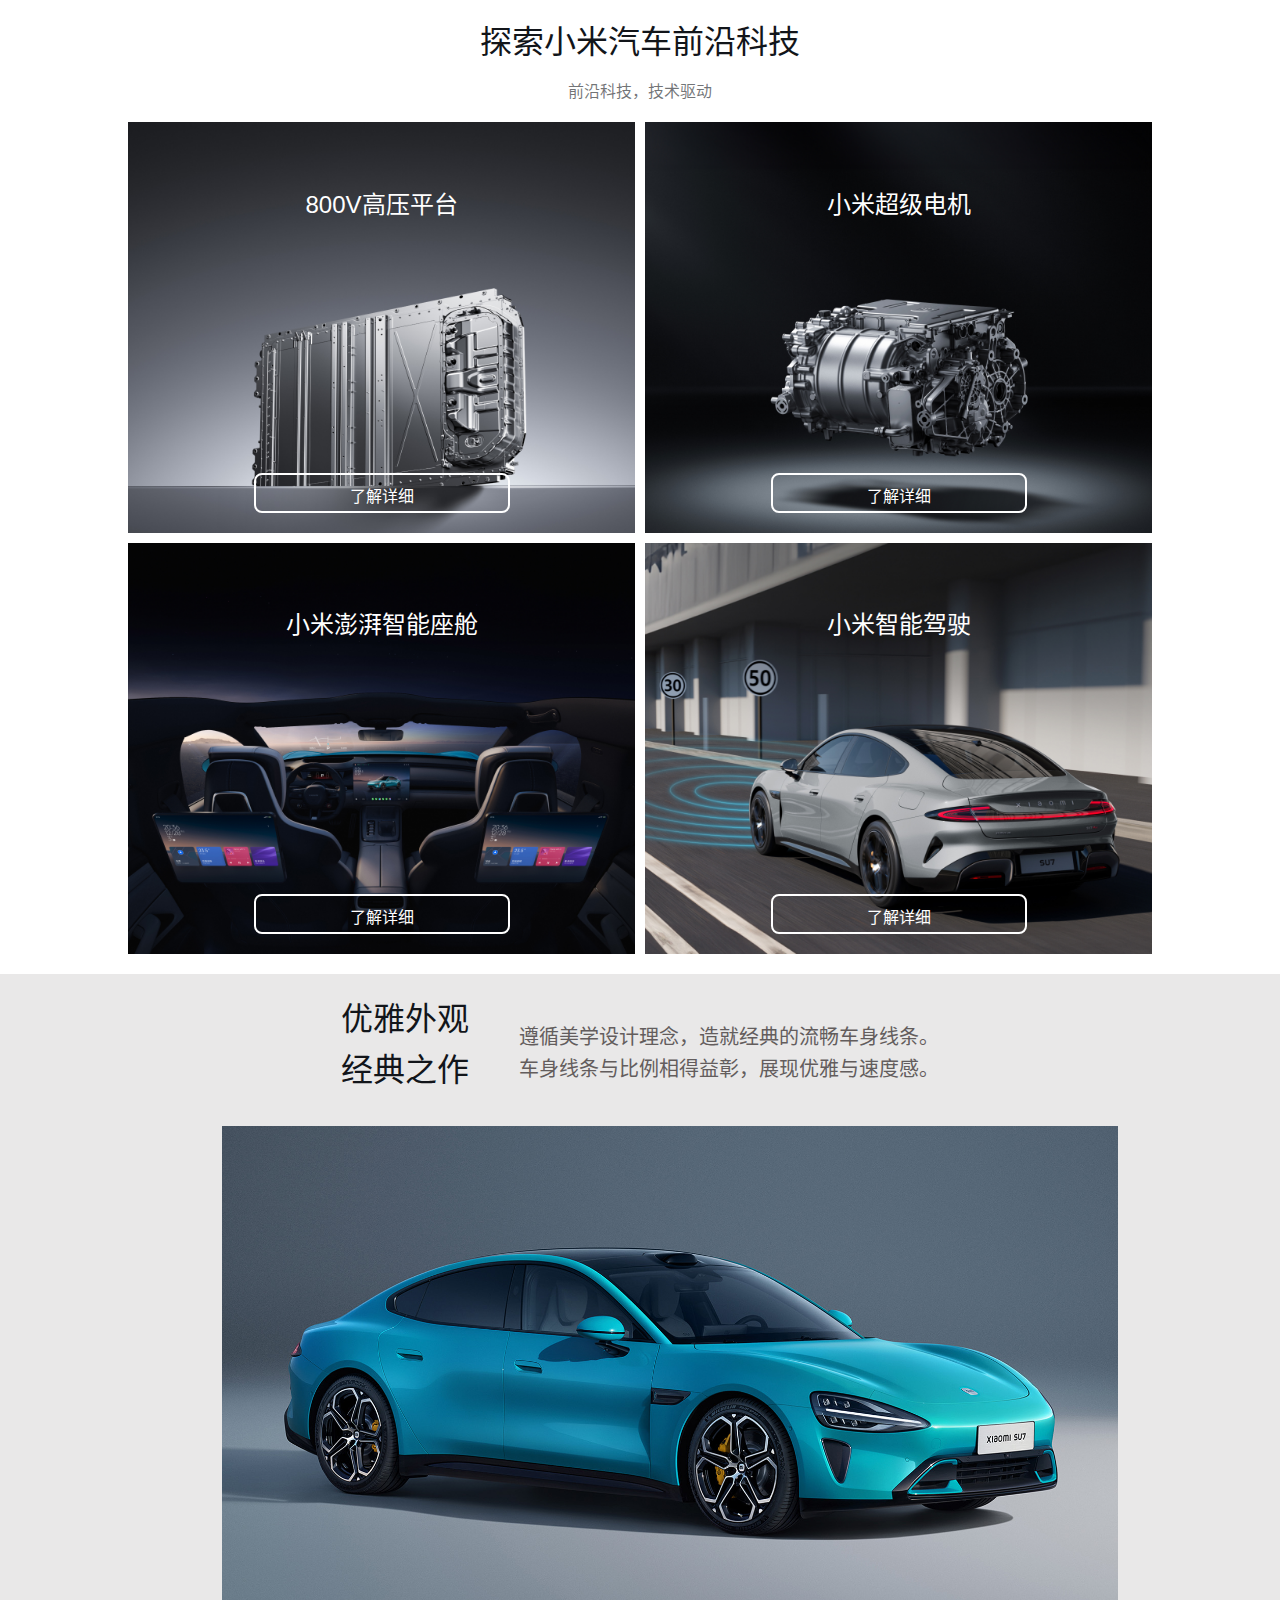
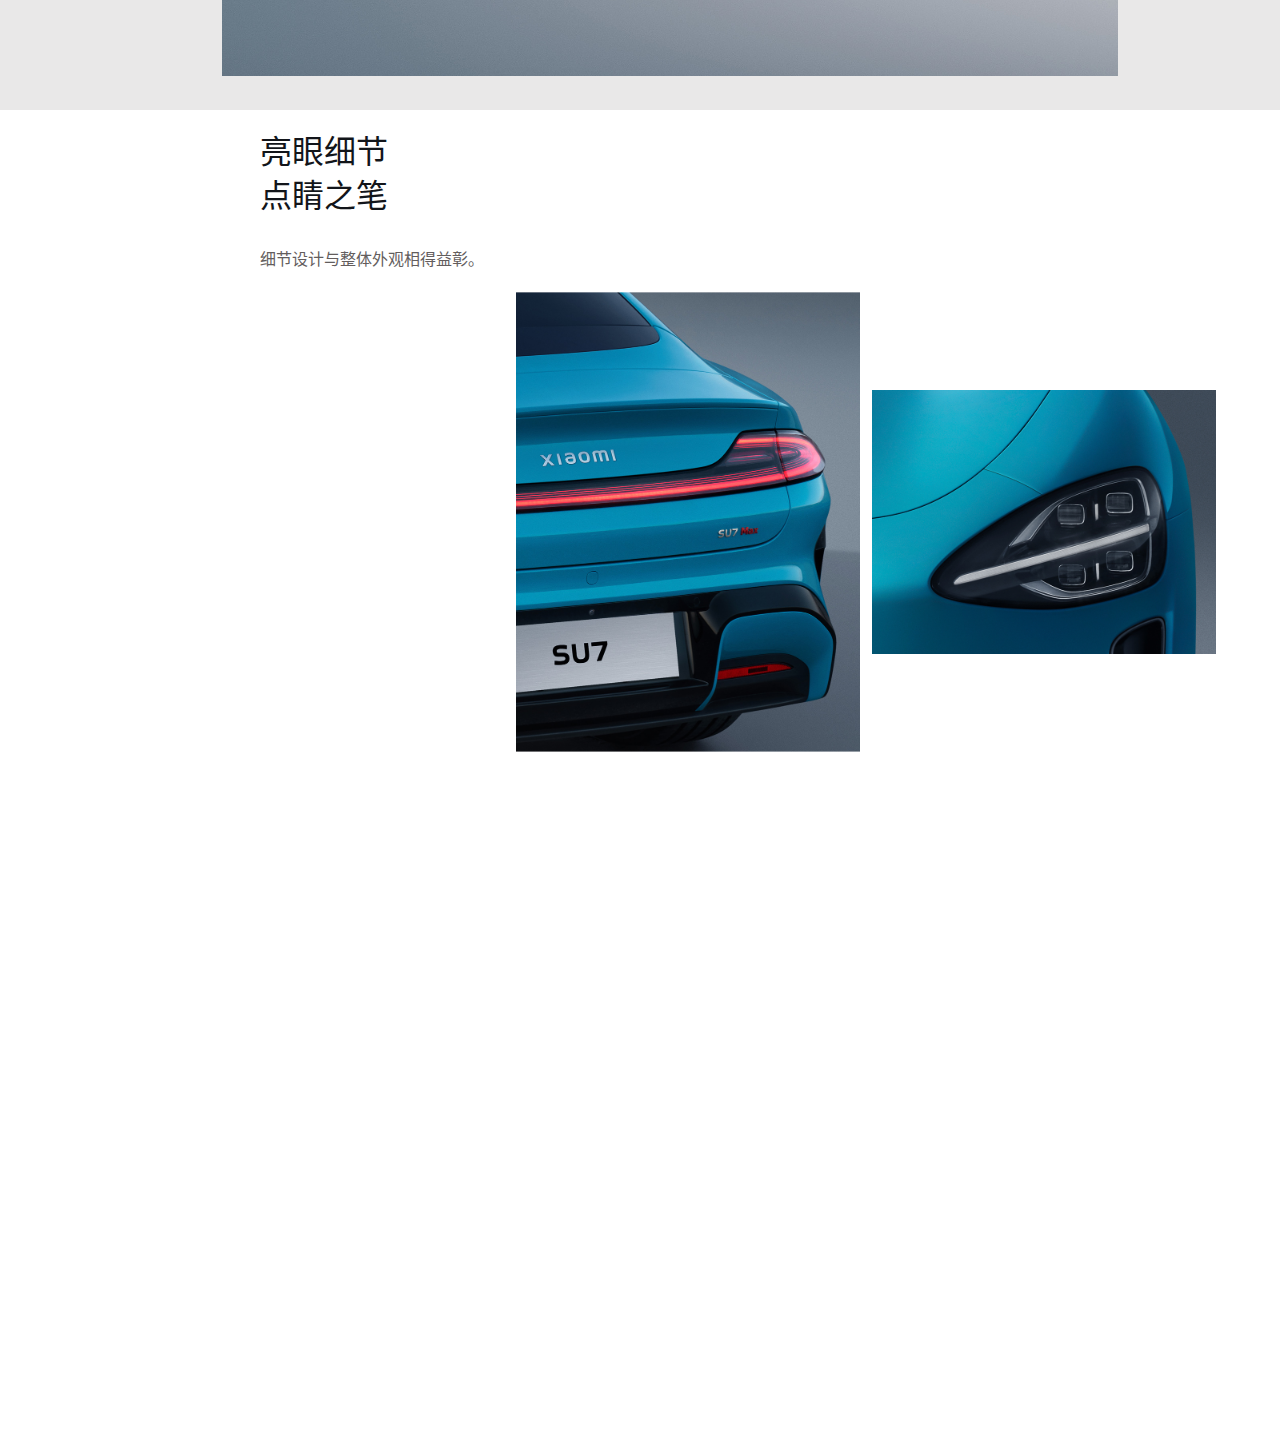
<file: SU7/index.html>
<!DOCTYPE html>
<html lang="zh-CN">

<head>
    <meta charset="UTF-8">
    <meta name="viewport" content="width=device-width, initial-scale=1.0">
    <title>SU7|小米汽车</title>
    <link rel="icon" href="./img/su7/6102dadda849c40004f9a13b.png" type="image/png">
    <link rel="stylesheet" href="./css/reset.css"><!--重置样式-->
    <link rel="stylesheet" href="./css/mi.css"><!--引入样式-->
    <link rel="stylesheet" href="./css/mi2.css">
    <link rel="stylesheet" href="./css/mi technology.css">
    <link rel="stylesheet" href="./css/mi3.css">
    <link rel="stylesheet" href="./css/mi4.css">
    <link rel="stylesheet" href="//at.alicdn.com/t/c/font_4546089_1hxvw4d61qb.css"><!--引入阿里巴巴矢量图标库no_color-->
    
    <style>

    </style>
</head>

<body>
    <div class="container">
        <!--导航栏start mi1.css-->
        <div class="top-nav">
            <div class="warp">
                <ul class="top-nav-left">
                    <li><a href="https://www.xiaomi.com"><img src="./img/su7/6102dadda849c40004f9a13b.png"
                                alt="Xiaomi"></a><span></span></li>
                    <li><a href="#">首页</a><span></span></li>
                    <li class="小米su7"><a href="#">小米SU7</a><span></span>
                        <ul class="sub-menu ">
                            <li><a href="#su7">小米SU7</a></li>
                            <li><a href="#su7-start">小米SU7创始版</a></li>
                            <li><a href="#comparison">车型对比</a></li>
                        </ul>
                    </li>
                    <li><a href="#">核心技术</a><span></span></li>
                    <li><a href="#">小米汽车工厂</a><span></span></li>
                    <li><a href="#">门店咨询</a><span></span></li>
                    <li><a href="#">服务介绍</a><span></span></li>
                    <li>
                        <a href="#">在APP查看</a><span></span>
                        <div class="download">
                            <img src="./img/su7/app_scan.png" alt="小米汽车app二维码">
                            <p>小米汽车APP</p>
                        </div>
                        <div class="strl"></div><!--二维码上方三角形-->
                    </li>
                </ul>
                <ul class="top-nav-right">
                    <li><a href="#"><i class="iconfont icon-yonghu">登录</i></a><span></span></li>
                </ul>
            </div>
        </div>
        <!--导航栏end-->

        <!--start mi2.css-->
        <div class="main">
            <img src="./img/su7/section1x1281.jpg">
            <div class="xiaomi-title">
                <img class="xiaomisu7" src="./svg1.svg">
                <div class="人车合一我心澎湃-title"><span>人车合一我心澎湃</span></div>
                <div class="buybtn">
                    <a href="./shijai.html" class="预约试驾-btn">预约试驾</a>
                    <a href="#" class="立即预定-btn">立即预定</a>
                </div>
            </div>
        </div>
        <div class="main2 ">
            <img src="./img/su7/section2x1281.jpg">
            <div class="xiaomisu7创始版"><img src="./svg2.svg"></div>
            <a href="#" class="了解创始版车型-btn">了解创始版车型权益</a>
        </div>

        <!--end mi2.css-->

        <!--探索前沿科技start mi tcvhnology.css-->
        <div class="tcvhnology">
            <div class="探索小米汽车前沿科技">探索小米汽车前沿科技</div>
            <div class="前沿科技，技术驱动">前沿科技，技术驱动</div>
            <div class="科技区">
                <div class="item 800v高压平台">
                    <img src="./img/su7/section3_1x1281.jpg">
                    <div class="title">800V高压平台</div>
                    <a href="detail_page1.html" target="_blank" class="科技区-btn">了解详细</a>
                </div>
                <div class="item 小米超级电机">
                    <img src="./img/su7/section3_2x1281.jpg">
                    <div class="title">小米超级电机</div>
                    <a href="detail_page2.html" target="_blank" class="科技区-btn">了解详细</a>
                </div>
                <div class="item 小米澎湃智能座舱">
                    <img src="./img/su7/section3_3x1281.jpg">
                    <div class="title">小米澎湃智能座舱</div>
                    <a href="detail_page3.html" target="_blank" class="科技区-btn">了解详细</a>
                </div>
                <div class="item 小米智能驾驶">
                    <img src="./img/su7/section3_4x1281.jpg">
                    <div class="title">小米智能驾驶</div>
                    <a href="detail_page4.html" target="_blank" class="科技区-btn">了解详细</a>
                </div>
            </div>
        </div>
        <!--探索前沿科技end mi tcvhnology.css-->

        <!--轮播图start mi3.css-->
        <div class="外观描述">
            <div class="外观描述大标题">
                <p class="">优雅外观</p>
                <p class="">经典之作</p>
            </div>
            <div class="外观描述小标题">
                <p class="">遵循美学设计理念，造就经典的流畅车身线条。</p>
                <p class="">车身线条与比例相得益彰，展现优雅与速度感。</p>
            </div>
        </div>
        <div class="轮播容器">
            <div class="轮播列表">
                <div class="轮播项 激活" data-轮播项索引="0">
                    <img src="./img/su7/su7_4_1.jpg" alt="图片1">
                    <div class="轮播项标题"></div>
                </div>
                <div class="轮播项" data-轮播项索引="1">
                    <img src="./img/su7/su7_4_2.jpg" alt="图片2">
                    <div class="轮播项标题"></div>
                </div>
                <div class="轮播项" data-轮播项索引="2">
                    <img src="./img/su7/su7_4_3.jpg" alt="图片3">
                    <div class="轮播项标题"></div>
                </div>
            </div>
        </div>
        <!--轮播图end mi3.css-->
        <!--start mi4.css-->
        <div class="细节容器">
            <div class="灯">
                <div class="亮点设计，点睛之笔">
                    <div class="">亮眼细节</div>
                    <div class="">点睛之笔</div>
                </div>
                <div class="细节设计">细节设计与整体外观相得益彰。</div>
            </div>
            <div class="灯图">
                <img class="su7_5_1_left" src="./img/su7/su7_5_1_left.jpg">
                <img class="su7_5_1_right" src="./img/su7/su7_5_1_right.jpg">
            </div>
        </div>








    </div>
    <script src="./js/mi.js"></script><!--引入js文件轮播图-->
</body>

</html>
</file>
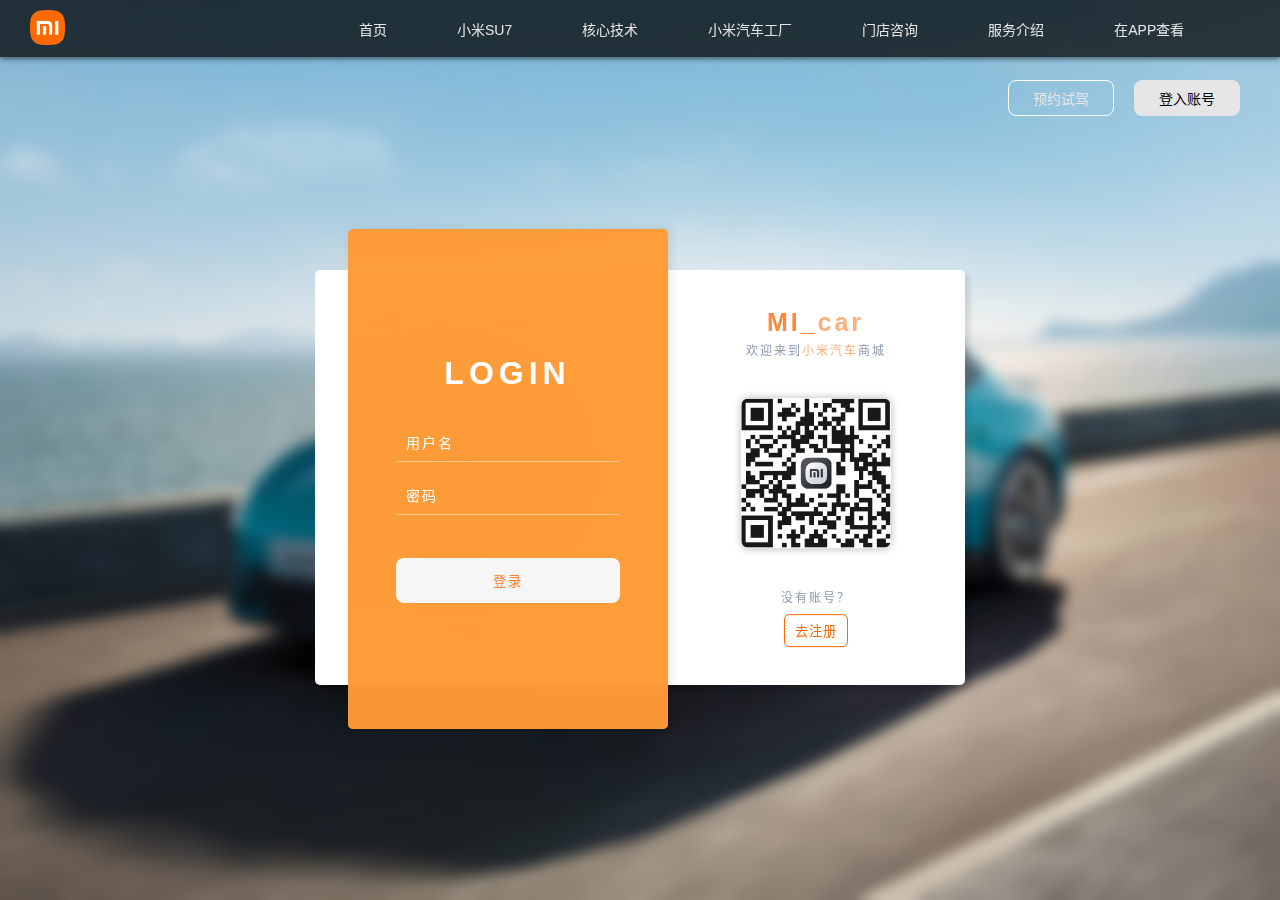
<file: login.html>
<!DOCTYPE html>
<html lang="zh-CN">

<head>
    <meta charset="UTF-8">
    <meta name="viewport" content="width=device-width, initial-scale=1.0">
    <title>登录 | 小米汽车</title>
    <meta http-equiv="content-type" content="text/html; charset=utf-8">
    <meta name="viewport" content="width=device-width,initial-scale=1,maximum-scale=1,user-scalable=no">
    <link rel="icon" href="./img/su7/6102dadda849c40004f9a13b.png" type="image/png">
    <link rel="stylesheet" href="./css/reset.css"><!--重置样式-->
    <link rel="stylesheet" href="./css/mi.css"><!--页眉样式-->
    <link rel="stylesheet" href="./css/login.css"><!-- 登陆界面login.css -->

</head>

<body>
    <!--导航栏start mi.css-->
    <div class="top-nav">
        <ul class="top-nav-left">
            <li class="logo"><a href="https://www.xiaomi.com"><img src="./img/su7/6102dadda849c40004f9a13b.png"
                        alt="Xiaomi"></a><span></span></li>
            <li><a href="./index.html">首页</a><span></span></li>
            <li class="小米su7"><a href="#">小米SU7</a><span></span>
                <ul class="sub-menu ">
                    <li><a href="https://www.xiaomiev.com/su7">小米SU7</a></li>
                    <li><a href="https://www.xiaomiev.com/genesis">小米SU7创始版</a></li>
                    <li><a href="https://www.xiaomiev.com/car-config">车型对比</a></li>
                </ul>
            </li>
            <li class="核心技术"><a href="#">核心技术</a><span></span>
                <ul class="sub-menu ">
                    <li><a href="https://www.xiaomiev.com/hyperengine">超级电机</a></li>
                    <li><a href="https://www.xiaomiev.com/battery">高压平台</a></li>
                    <li><a href="https://www.xiaomiev.com/hypercasting">超级大压铸</a></li>
                    <li><a href="https://www.xiaomiev.com/pilot">智能驾驶</a></li>
                    <li><a href="https://www.xiaomiev.com/smartcabin">智能座舱</a></li>
                </ul>
            </li>
            <li><a href="https://www.xiaomiev.com/hyperfactory">小米汽车工厂</a><span></span></li>
            <li><a href="https://www.xiaomiev.com/store">门店咨询</a><span></span></li>
            <li class="服务介绍"><a href="#">服务介绍</a><span></span>
                <ul class="sub-menu ">
                    <li><a href="https://www.xiaomiev.com/services">服务保障</a></li>
                    <li><a href="https://www.xiaomiev.com/charge">充电补能</a></li>
                    <li><a href="https://www.xiaomiev.com/finance">金融试算</a></li>
                </ul>
            </li>
            <li>
                <a href="#">在APP查看</a><span></span>
                <div class="download">
                    <img src="./img/su7/app_scan.png" alt="小米汽车app二维码">
                    <p>小米汽车APP</p>
                </div>
                <div class="strl"></div><!--二维码上方三角形-->
            </li>
        </ul>
        <ul class="top-nav-right">
            <li class="search-box"><button class="search-btn" onclick="location.href='./trycar.html'">预约试驾</button>
            </li>
            <li class="search-box"><button class="search-btn2" onclick="location.href='./login.html'">登入账号</button>
            </li>
        </ul>
    </div>
    <!--导航栏end-->
    <div class="container">

        <!-- 登陆界面start login.css -->
        <div class="form-box">
            <!-- 注册 -->
            <div class="register-box hidden">
                <h1>register</h1>
                <input type="text" placeholder="用户名">
                <input type="email" placeholder="邮箱">
                <input type="password" placeholder="密码">
                <input type="password" placeholder="确认密码">
                <button>注册</button>
            </div>
            <!-- 登录 -->
            <div class="login-box">
                <h1>login</h1>
                <input type="text" placeholder="用户名">
                <input type="password" placeholder="密码">
                <button onclick="location.href='./index.html'">登录</button>
            </div>
        </div>
        <div class="con-box left">
            <h2>MI_<span>wellcome</span></h2>
            <p>欢迎使用<span>汽车商城</span></p>
            <img src="./img/su7/app_scan.png" alt="">
            <p>已有账号</p>
            <button id="login">去登录</button>
        </div>
        <div class="con-box right">
            <h2>MI_<span>car</span></h2>
            <p>欢迎来到<span>小米汽车</span>商城</p>
            <img src="./img/su7/app_scan.png" alt="">
            <p>没有账号？</p>
            <button id="register">去注册</button>
        </div>
        <!-- 登陆界面end -->

    </div>
    <!--start footer.css-->
    <footer class="footer">
        <div class="contain">
            <h4></h4>
            <p>&copy; 2024 小米汽车科技有限公司版权所有</p>
            <ul>
                <li><a href="#home">主页</a></li>
                <li><a href="#about">关于我们</a></li>
                <li><a href="#services">服务</a></li>
                <li><a href="#contact">联系我们</a></li>
            </ul>
            <div class="contact">
                <div class="social-icons">
                    <a href="https://www.weibo.com" target="_blank"><i class="iconfont icon-weixin"></i>官方微信</a>
                    <a href="https://www.douyin.com" target="_blank"><i class="iconfont icon-douyin"></i>官方抖音</a>
                    <a href="https://www.weibo.com" target="_blank"><i class="iconfont icon-xinlangweibo"></i>官方微博</a>
                    <div class="tel"><a href="tel:400-888-8888"><i class="iconfont icon-dianhua"></i>400-888-8888</a>
                    </div>
                </div>
            </div>
        </div>
    </footer>
    <!--end footer.css-->
    <script src="./js/topnav.js"></script><!--引入导航栏监听器效果js-->
    <script>
        // 操作到的元素
        let login = document.getElementById('login');
        let register = document.getElementById('register');
        let form_box = document.getElementsByClassName('form-box')[0];
        let register_box = document.getElementsByClassName('register-box')[0];
        let login_box = document.getElementsByClassName('login-box')[0];
        // 注册按钮点击事件
        register.addEventListener('click', () => {
            form_box.style.transform = 'translateX(80%)';
            login_box.classList.add('hidden');
            register_box.classList.remove('hidden');
        })
        // 登录按钮点击事件
        login.addEventListener('click', () => {
            form_box.style.transform = 'translateX(0%)';
            register_box.classList.add('hidden');
            login_box.classList.remove('hidden');
        })
    </script>
</body>

</html>
</file>
<file: css/mi.css>
/*===========================================================================*/
/*导航start*/
.logo {
    margin-right: 17.5%; /* 调整Logo和其他导航项之间的间距 */
}
.logo:hover {
    text-decoration: none;
}
.top-nav-left li:first-child img {
    max-width: 35px; /* 调整Logo的大小 */
    height: auto;
    padding-top: 10px;
}

.top-nav {
    width: 100vw;
    height: 57px;
    line-height: 60px;
    background-color: rgba(0, 0, 0, 0.734); /* 使用 rgba() 函数设置背景颜色及透明度 */
    font-size: 14px;
    position: fixed;
    top: 0;
    left: 0;
    z-index: 1000; /* 导航栏位于其他元素之上 */
    box-shadow: 0 2px 5px rgba(0, 0, 0, 0.5); /* 水平偏移量 | 垂直偏移量 | 模糊半径 | 阴影颜色 */
    backdrop-filter: blur(80px); /* 添加高斯模糊效果 */
    transition: background-color 0.3s ease, box-shadow 0.3s ease; /* 添加过渡效果 */
}


.top-nav-right {
    float: right;
    margin-right: 20px;
}
.top-nav-right li {
    padding: 0;
    position: relative;
    float: left;
    padding-right: 20px;
    }
.top-nav-left li {
    float: left;
    padding-left: 30px;
    padding-right: 40px;
    padding-bottom: 18px;
    position: relative;
}

.top-nav a {
    color: #e6e6e6;


}

/* 定义下划线动画效果 */
@keyframes underlineGrow {
    from {
        width: 0;
    }
    to {
        width: 100%;
    }
}

/* 设置下划线样式 */
.top-nav li a::after {
    content: '';
    display: block;
    width: 0;
    height: 1px; /* 下划线的高度 */
    background-color: #ffffff; /* 下划线的颜色 */
    transition: width 0.3s ease; /* 过渡动画效果 */
    margin-top: -10px; /* 负边距将下划线向上移动，使其贴近文字 */
}

.top-nav li a:hover::after {
    background-color: #ffffff; /* 下划线的颜色 */
    width: 100%;
}

.top-nav li a:hover {
    color: #ffffff; /* 设置文字颜色为纯白色 */
}

.download {
    width: 124px;
    height: 148px;
    background-color: #ffffff;
    box-shadow: 0 1px 5px #aaa;
    position: absolute;
    top: 60px;
    left: 4%;
}

.download img {
    width: 90px;
    margin: 18px auto 0;
}

.download p {
    color: #424242;
    font-size: 12px;
    line-height: 0px;
}

.download {
    display: none; /* 初始状态隐藏 */
}

.top-nav-left li:hover > .download {
    display: block; /* 鼠标悬停时显示 */
}

.strl {
    width: 0;
    height: 0;
    border-bottom: 8px solid #ffffff;
    border-left: 8px solid transparent;
    border-right: 8px solid transparent;
    position: absolute;
    bottom: 0;
    left: 55px;
    top: 52px;
    margin-left: 4px;
    display: none;
}

.top-nav-left > li:hover > .strl {
    display: block; /* 鼠标悬停时显示 */
}

.sub-menu {
    display: flex; /* 初始状态隐藏 */
    position: fixed; /* 改为 fixed 以确保子菜单宽度全屏 */
    background-color: rgba(0, 0, 0, 0.487); /* 使用与父菜单相同的背景颜色 */
    box-shadow: 0 2px 5px rgba(0, 0, 0, 0.5); /* 阴影效果 */
    z-index: 998; /* 使其位于其他元素之上 */
    top: 57px; /* 调整子菜单的垂直位置 */
    width: 100vw; /* 子菜单宽度占满父元素 */
    max-height: 0; /* 初始高度为0 */
    overflow: hidden; /* 隐藏超出部分 */
    transition: max-height 0.3s ease, visibility 0.3s ease; /* 过渡动画效果 */
    backdrop-filter: blur(80px); /* 添加高斯模糊效果 */
    visibility: hidden; /* 初始状态不可见 */
    left:0;
    justify-content: center; /* 子菜单项水平居中 */
    align-items: center; /* 子菜单项垂直居中 */
    backdrop-filter: blur(80px); /* 添加高斯模糊效果 */
}

.服务介绍:hover .sub-menu,.核心技术:hover .sub-menu,.小米su7:hover .sub-menu {
    display: block; /* 鼠标悬停时显示 */
    max-height: 60px; /* 设置最大高度，根据实际需要调整 */
    display: flex; /* 设置display为flex，确保子菜单显示 */
    visibility: visible; /* 使子菜单可见 */
}
.sub-menu li{
    padding-right: 50px;
    padding-left: 50px;
}
.search-box{
    margin: 0;
    padding: 0;
}
.search-btn{
    outline: none; /* 移除按钮的默认外边框 */    
    border-radius: 8px; /* 设置按钮圆角 */
    font-weight: normal; /* 设置字体粗细为普通 */    
    box-sizing: border-box; /* 设置盒模型为边框盒 */
    transition: background-color 0.3s, color 0.3s; /* 添加背景色和文字颜色过渡效果 */
    background-color: transparent; /* 设置背景色为透明 */
    border: 1px solid white; /* 设置边框样式 */
    color: #e6e6e6; /* 设置文字颜色 */
    padding: 7px 24px; /* 设置内边距 */
    text-decoration: none; /* 取消下划线 */
    font-size: 14px; /* 设置文字大小 */
}
.search-btn:hover {
    background-color: #e6e6e6; /* 鼠标悬停时背景填充为白色 */
    color: black; /* 文字颜色变为黑色 */
    cursor: pointer; /* 设置鼠标悬停时光标为手形 */
}
.search-btn2{
    outline: none; /* 移除按钮的默认外边框 */    
    border-radius: 8px; /* 设置按钮圆角 */
    font-weight: normal; /* 设置字体粗细为普通 */    
    box-sizing: border-box; /* 设置盒模型为边框盒 */
    transition: background-color 0.3s, color 0.3s; /* 添加背景色和文字颜色过渡效果 */
    background-color: #e6e6e6; /* 设置背景色为透明 */
    border: 1px solid #e6e6e6; /* 设置边框样式 */
    color: black; /* 设置文字颜色 */
    padding: 7px 24px; /* 设置内边距 */
    text-decoration: none; /* 取消下划线 */
    font-size: 14px; /* 设置文字大小 */
}
.search-btn2:hover {
    background-color: white; /* 鼠标悬停时背景填充为白色 */
    color: black; /* 文字颜色变为黑色 */
    cursor: pointer; /* 设置鼠标悬停时光标为手形 */
}
.transparent {/*监听器类*/
    background-color: transparent; /* 透明背景颜色 */
    box-shadow: none; /* 取消阴影 */
    transition: background-color 0.3s, color 0.3s; /* 添加背景色和文字颜色过渡效果 */
}
/*导航end*/
</file>
<file: css/mi2.css>
/*===========================================================================*/
/*main start*/

.container {
    position: relative; /* 让容器变成相对定位 */
    width: 100%;
    height: 100vh; /* 将整个页面高度设置为视口高度 */
} 
.xiaomi-title {
    letter-spacing: 8px; /* 设置字符间距像素 */
    position: absolute;
    top: 1px; /* 调整文字与图片的垂直距离 */
    left: 50%; /* 居中文字 */
    transform: translateX(-50%); /* 水平居中 */
    font-size: 48px;
    font-weight: bold;
    color: white; /* 设置文字颜色 */
    font-weight: bold; /* 设置字体加粗 */
    height: 110%;
}
.人车合一我心澎湃-title {
    font-size: 18px; /* 设置字体大小为 14px */
    font-weight: normal; /* 取消字体加粗效果 */
    letter-spacing: 2px; /* 文字间距 */
    margin-top: 40px; /* 设置与上方元素的距离为 20px */
    position: relative; /* 使内部元素可以相对于该元素定位 */
}
.预约试驾-btn {
    outline: none; /* 移除按钮的默认外边框 */
    height: 40px; /* 设置按钮高度 */
    border-radius: 8px; /* 设置按钮圆角 */
    font-size: 16px; /* 设置文字大小 */
    font-weight: normal; /* 设置字体粗细为普通 */
    box-sizing: border-box; /* 设置盒模型为边框盒 */
    transition: background-color 0.3s; /* 添加背景色过渡效果 */
    background-color: transparent; /* 设置背景色为透明 */
    border: 1.5px solid white; /* 设置边框样式 */
    color: white; /* 设置文字颜色 */
    width: 256px; /* 设置按钮宽度 */
    top: 25px; /* 距离顶部 25px */
    position: relative; /* 相对定位 */
    padding: 8px 100px; /* 设置内边距 */
    border: 1px solid white; /* 设置边框样式 */
    color: white; /* 设置文字颜色 */
    background-color: transparent; /* 设置背景为透明 */
    text-decoration: none; /* 取消下划线 */
    transition: background-color 0.3s, color 0.3s; /* 添加过渡效果 */
}
.预约试驾-btn:hover {
    background-color: white; /* 鼠标悬停时背景填充为白色 */
    color: black; /* 文字颜色变为黑色 */
}
.预约试驾-btn:hover::before {
    content: ''; /* 必须有内容，否则伪元素不会显示 */
    position: absolute; /* 绝对定位 */
    top: -1.5px; /* 上移 1.5px */
    left: -1.5px; /* 左移 1.5px */
    width: calc(100% + 3px); /* 宽度增加 3px */
    height: calc(100% + 3px); /* 高度增加 3px */
    background-color: transparent; /* 初始状态为透明 */
    border: 1.5px solid white; /* 设置边框样式 */
    transition: background-color 0.3s; /* 添加过渡效果 */
    z-index: -1; /* 将伪元素放置在按钮底部 */
}
.预约试驾-btn:hover::before {
    content: ''; /* 必须有内容，否则伪元素不会显示 */
    position: absolute; /* 绝对定位 */
    top: -1.5px; /* 上移 1.5px */
    left: -1.5px; /* 左移 1.5px */
    width: calc(100% + 3px); /* 宽度增加 3px */
    height: calc(100% + 3px); /* 高度增加 3px */
    background-color: white; /* 设置背景颜色为白色 */
    border-radius: 8px; /* 设置圆角 */
    transition: background-color 0.3s; /* 添加过渡效果 */
    z-index: -1; /* 将伪元素放置在按钮底部 */
}
.立即预定-btn {
    outline: none; /* 移除按钮的默认外边框 */
    height: 40px; /* 设置按钮高度 */
    border-radius: 8px; /* 设置按钮圆角 */
    font-size: 16px; /* 设置文字大小 */
    font-weight: normal; /* 设置字体粗细为普通 */
    box-sizing: border-box; /* 设置盒模型为边框盒 */
    transition: background-color 0.3s; /* 添加背景色过渡效果 */
    background-color: transparent; /* 设置背景色为透明 */
    border: 1.5px solid white; /* 设置边框样式 */
    color: white; /* 设置文字颜色 */
    width: 256px; /* 设置按钮宽度 */
    top: 25px; /* 距离顶部 25px */
    position: relative; /* 相对定位 */
    padding: 8px 100px; /* 设置内边距 */
    border: 1px solid white; /* 设置边框样式 */
    color: white; /* 设置文字颜色 */
    background-color: transparent; /* 设置背景为透明 */
    text-decoration: none; /* 取消下划线 */
    transition: background-color 0.3s, color 0.3s; /* 添加过渡效果 */
}
.立即预定-btn:hover {
    background-color: white; /* 鼠标悬停时背景填充为白色 */
    color: black; /* 文字颜色变为黑色 */
}
.立即预定-btn:hover::before {
    content: ''; /* 必须有内容，否则伪元素不会显示 */
    position: absolute; /* 绝对定位 */
    top: -1.5px; /* 上移 1.5px */
    left: -1.5px; /* 左移 1.5px */
    width: calc(100% + 3px); /* 宽度增加 3px */
    height: calc(100% + 3px); /* 高度增加 3px */
    background-color: transparent; /* 初始状态为透明 */
    border: 1.5px solid white; /* 设置边框样式 */
    transition: background-color 0.3s; /* 添加过渡效果 */
    z-index: -1; /* 将伪元素放置在按钮底部 */
}
.立即预定-btn:hover::before {
    content: ''; /* 必须有内容，否则伪元素不会显示 */
    position: absolute; /* 绝对定位 */
    top: -1.5px; /* 上移 1.5px */
    left: -1.5px; /* 左移 1.5px */
    width: calc(100% + 3px); /* 宽度增加 3px */
    height: calc(100% + 3px); /* 高度增加 3px */
    background-color: white; /* 设置背景颜色为白色 */
    border-radius: 8px; /* 设置圆角 */
    transition: background-color 0.3s; /* 添加过渡效果 */
    z-index: -1; /* 将伪元素放置在按钮底部 */
}
.main {
    position: relative; /* 让图片容器变成相对定位 */
}
.main img  {
    max-width: 100%; /* 保证图片不超过父容器的宽度 */
    height: auto; /* 让高度自动调整，以保持原始宽高比 */
    transform: scale(1.35); /* 放大图像 */
    padding-top: 100px;
    transform-origin: center center; /* 设置变换原点为中心 */
}
.main2 {
    position: relative; /* 设置父容器为相对定位，使得绝对定位的标题文字相对于此定位 */
    padding-top: 10%;
}
.main2 img  {
    width: 100%;
    height: auto; /* 让高度自动调整，以保持原始宽高比 */
    transform: scale(1.2); /* 放大图像，此处的1.2表示放大倍数，您可以根据需要调整 */
    z-index: -1;
}
.xiaomisu7创始版 {
    position: absolute; /* 将标题文字定位为绝对定位，相对于父容器定位 */
    top: 10%; /* 位于父容器顶部 */
    left: 50%; /* 位于父容器水平居中 */
    transform: translateX(-50%); /* 使用负的50%的偏移量使标题水平居中 */
    padding-top: 80px; /* 设置标题内边距 */
    z-index: 1; /* 提高标题文字的堆叠顺序，确保位于图片上方 */
}
.main2 img {
    width: 100%; /* 保证图片不超过父容器的宽度 */
    height: auto; /* 让高度自动调整，以保持原始宽高比 */
    transform: scale(1.2); /* 放大图像，此处的1.2表示放大倍数，您可以根据需要调整 */
}
.了解创始版车型-btn {
    letter-spacing: 2px; /* 文字间距 */
    position: absolute; /* 将标题文字定位为绝对定位，相对于父容器定位 */
    top: 97%; /* 位于父容器位置 */
    left: 50%; /* 位于父容器水平居中 */
    transform: translateX(-50%); /* 使用负的50%的偏移量使标题水平居中 */
    padding-top: 80px; /* 设置标题内边距 */
    z-index: 999; /* 提高标题文字的堆叠顺序，确保位于图片上方 */
    outline: none; /* 移除按钮的默认外边框 */
    height: 40px; /* 设置按钮高度 */
    border-radius: 8px; /* 设置按钮圆角 */
    font-size: 16px; /* 设置文字大小 */
    font-weight: normal; /* 设置字体粗细为普通 */
    box-sizing: border-box; /* 设置盒模型为边框盒 */
    transition: background-color 0.3s, color 0.3s; /* 添加背景色和文字颜色过渡效果 */
    background-color: transparent; /* 设置背景色为透明 */
    border: 1px solid white; /* 设置边框样式 */
    color: white; /* 设置文字颜色 */
    padding: 8px 170px; /* 设置内边距 */
    text-decoration: none; /* 取消下划线 */
}
.了解创始版车型-btn:hover {
    background-color: white; /* 鼠标悬停时背景填充为白色 */
    color: black; /* 文字颜色变为黑色 */
}
.了解创始版车型-btn:hover::before {
    content: ''; /* 必须有内容，否则伪元素不会显示 */
    position: absolute; /* 绝对定位 */
    top: -1.5px; /* 上移 1.5px */
    left: -1.5px; /* 左移 1.5px */
    width: calc(100% + 3px); /* 宽度增加 3px */
    height: calc(100% + 3px); /* 高度增加 3px */
    background-color: transparent; /* 初始状态为透明 */
    transition: background-color 0.3s; /* 添加过渡效果 */
    z-index: -1; /* 将伪元素放置在按钮底部 */
    border-radius: 8px; /* 设置圆角 */
}
</file>
<file: css/mi technology.css>
.探索小米汽车前沿科技{
    color: #12151a;
    font-weight: 300;
    font-size: 32px;
    text-align: center;
    margin: 0;
    padding-top: 100px;
    font-weight: 300; /* 字体粗细 */
    }
    .前沿科技，技术驱动{
    color: rgba(18, 21, 26, .6);
    font-weight: 300;
    font-size: 16px;
    text-align: center;
    margin-top: 16px;
    }
    .科技区 {
    font-weight: 300; /* 字体粗细 */
    display: grid; /* 使用网格布局 */
    grid-template-columns: repeat(2, 1fr); /* 设置2列，每列宽度相等 */
    grid-gap: 10px; /* 设置网格间距 */
    width: 80%; /* 设置科技区宽度为浏览器宽度的80% */
    margin: 0 auto; /* 设置左右外边距为auto，使其居中显示 */
    padding: 20px; /* 添加内边距，增加内容与边缘之间的距离 */
    }
    .item {
    position: relative; /* 相对定位，用于绝对定位的参考 */
    }
    .item img {
    width: 100%; /* 图片宽度100%，铺满父容器 */
    height: auto; /* 高度自动调整，保持比例 */
    display: block; /* 设置为块级元素，确保宽度100%生效 */
    }
    .item .title {
    position: absolute; /* 绝对定位，相对于.item父元素定位 */
    top: 14%; /* 距离父元素顶部20% */
    left: 0; /* 距离父元素左侧0 */
    width: 100%; /* 宽度100%，与父元素宽度相同 */
    text-align: center; /* 文字居中对齐 */
    color: white; /* 文字颜色 */
    font-size: 24px; /* 字体大小 */
    /* font-weight: bold; 字体加粗 */
    padding: 5px 0; /* 上下内边距为5像素，左右内边距为0 */
    }
    .科技区-btn{
    position: absolute; /* 绝对定位，相对于父元素定位 */
    bottom: 20px; /* 距离父元素底部20px */
    left: 50%; /* 距离父元素左侧50% */
    transform: translateX(-50%); /* 使用负的50%的偏移量使按钮水平居中 */
    outline: none; /* 移除按钮的默认外边框 */    
    height: 40px; /* 设置按钮高度 */
    border-radius: 8px; /* 设置按钮圆角 */
    font-size: 16px; /* 设置文字大小 */
    font-weight: normal; /* 设置字体粗细为普通 */    
    box-sizing: border-box; /* 设置盒模型为边框盒 */
    transition: background-color 0.3s, color 0.3s; /* 添加背景色和文字颜色过渡效果 */
    background-color: transparent; /* 设置背景色为透明 */
    border: 1px solid white; /* 设置边框样式 */
    color: white; /* 设置文字颜色 */
    width: 256px; /* 设置按钮宽度 */
    padding: 8px 20px; /* 设置内边距 */
    text-decoration: none; /* 取消下划线 */
    }
    .科技区-btn:hover {
    background-color: white; /* 鼠标悬停时背景填充为白色 */
    color: black; /* 文字颜色变为黑色 */
    }
    .科技区-btn:hover::before {
    content: ''; /* 必须有内容，否则伪元素不会显示 */
    position: absolute; /* 绝对定位 */
    top: -1.5px; /* 上移 1.5px */
    left: -1.5px; /* 左移 1.5px */
    width: calc(100% + 3px); /* 宽度增加 3px */
    height: calc(100% + 3px); /* 高度增加 3px */
    background-color: transparent; /* 初始状态为透明 */
    transition: background-color 0.3s; /* 添加过渡效果 */
    z-index: -1; /* 将伪元素放置在按钮底部 */
    border-radius: 8px; /* 设置圆角 */
    }
</file>
<file: css/mi3.css>
.外观描述 {
    display: flex; /* 使用 Flexbox 布局 */
    justify-content: center; /* 水平方向上居中对齐 */
    align-items: center; /* 垂直方向上居中对齐 */
    padding: 0 20px; /* 左右内边距为 20 像素 */
    animation: fadeInUpFast 0.3s ease-in; /* 应用渐显动画 */
    text-align: center; /* 文字居中对齐 */
    line-height: 1.6; /* 行高为 1.5 倍 */
    background-color: #e9e8e8;
    padding-top: 20px;
}
.外观描述大标题 {
    color: #12151A; /* 文字颜色 */
    font-size: 32px; /* 字体大小 */
    font-weight: 300; /* 字体粗细 */
}
.外观描述小标题 {
    font-size: 20px; /* 字体大小 */
    color: #635d5d; /* 文字颜色 */
    font-weight: 400; /* 字体粗细 */
    margin-top: 16px; /* 上外边距为 16 像素 */
    padding-left: 50px;
    orphans: 0.9;
}
.轮播容器 {
    position: relative;
    width: 100%;
    height: auto; /* 根据图片高度自动调整 */
    overflow: hidden;
    background-color: #e9e8e8;
    padding: 30px;
}
.轮播列表 {
    display: flex;
    transition: transform 0.3s ease; /* 使用过渡动画 */
}
.轮播项 {
    flex-shrink: 0;
    width: 100%;
    position: relative;
    justify-content: center; /* 水平居中 */
    align-items: center; /* 垂直居中 */
}
.轮播项 img {
    width: 70%; /* 将图片宽度设置为原来的一半 */
    height: auto; /* 让高度按比例自动调整 */
    max-width: 100%;
    max-height: 100%;
    object-fit: contain; /* 保持图片比例并适应容器 */
}
</file>
<file: css/mi4.css>
.亮点设计，点睛之笔{
    color: #12151A; /* 文字颜色 */
    font-size: 32px; /* 字体大小 */
    font-weight: 300; /* 字体粗细 */
    text-align: left; /* 文字左对齐 */
    padding-left: 240px; /* 左侧内边距 */
    }
    .灯{
    justify-content: center; /* 水平方向上居中对齐 */
    align-items: center; /* 垂直方向上居中对齐 */
    padding: 0 20px; /* 左右内边距为 20 像素 */
    animation: fadeInUpFast 0.3s ease-in; /* 应用渐显动画 */
    text-align: center; /* 文字居中对齐 */
    line-height: 1.4; /* 行高 */
    background-color: #ffffff;
    padding-top: 20px;
    }
    .细节设计{
    padding-top: 30px;
    text-align: left; /* 文字左对齐 */
    padding-left: 240px; /* 左侧内边距 */
    color: #635d5d; /* 文字颜色 */
    font-weight: 300; /* 字体粗细 */
    }
    .灯图 {
    display: flex; /* 使用 Flexbox 布局 */
    content: ''; /* 必须有内容，否则伪元素不会显示 */
    position: absolute; /* 绝对定位 */
    padding-top: 20px; /* 上边距 */
    }
    .su7_5_1_left {
    transform: scale(0.4); /* 图片缩放为原来的一半大小 */
    transform-origin: top right; /* 设置变形的原点 */
    object-fit: contain; /* 保持图片比例并适应容器 */
    }
    .su7_5_1_right {
    transform: scale(0.4); /* 图片缩放为原来的0.6倍大小 */
    transform-origin: top left; /* 设置变形的原点为左上角 */
    object-fit: contain; /* 保持图片比例并适应容器 */
    padding-left: 30px; /* 左侧内边距 */
    }
</file>
<file: css/mi5.css>
.fuzhujiashi{
    font-size: 40px;
    color: #333;
    text-align: center;
    margin-top: 50px;
    font-weight: 100;   
}
.fuzhujiashi2{
    font-size: 40px;
    color: #333;
    text-align: center;
    margin-bottom: 50px;
    font-weight: 100;   
}
.fuzhujiashi-img img{
    width: 65%;
    height: auto;
}
</file>
<file: css/mi6.css>
.pengpai1-img{
    background-image: url("../img/澎湃座舱/su7_26_1.png");
    background-size: auto; /* 背景图片保持原始大小 */
    background-position: center; /* 背景图片居中 */
    height:1558px;
    width: 100%;
}
.section6-title{
    padding-top: 200px;
    color: #fff;
    font-size: 28px;
    font-weight: 100;
}
.pengpaititle1{
    font-weight: 100;
    padding-bottom: 30px;
    font-size: 20px;
}
h2{
    font-weight: 100;
    padding-bottom: 30px;
    font-size: 30px;

}
h1{
    font-weight: 100;
    padding-bottom: 30px;
    font-size: 40px;

}
.pengpai2 {
    background-color: black;
    text-align: center;
    padding-left: 8%;
    padding-right: 8%;
}

.pengpai2-content {
    display: flex;
    justify-content: center;
    align-items: center;
    gap: 20px; /* 调整图片和文本之间的间距 */
}

.pengpai2-item {
    display: flex;
    flex-direction: column;
    align-items: center;
    width: 100%;
}

.text-below {
    margin-top: 120px; /* 调整图片和文本之间的间距 */
}

.ios {
    padding-top: 50px;
    color: #fff;
    font-size: 40px;
    font-weight: 100;
    padding-bottom: 70px;
}

.pengpai2-item img {
    width: 70%; /* 调整图片宽度 */
}

.text-below {
    display: flex;
    flex-direction: column;
    align-items: center;
    justify-content: center;
    text-align: center;
    margin-top: 20px; /* 调整文本和底部边缘之间的间距 */
    color: #fff;
    padding-top: 50px;
    font-size: 28px;
    font-weight: 100;
    padding-bottom: 70px;
}

.pengpai3{
    background-color: black;
    text-align: center;
    color: #fff;

}
.pengpai3-title{
    font-size: 28px;
    font-weight: 100;
    padding-bottom: 50px;
}
.pengpai3 img{
    width: 70%;
}
#banner1 {
    list-style: none;
    position: relative;
    padding: 0;
    left: 0;
    right: 0;
    margin: auto;
    width: 1200px;
    height: 300px;
    padding-top: 80px;
    cursor: pointer;
    padding-bottom: 100px;
}

#banner1 li {
    float: left;
    position: absolute;
    left: 0px;
    transition-duration: 0.4s;
}

#banner1 .cur_img {
    width: 600px;
    height: auto;
    border-radius: 6px;
}

#banner1 .img_Public {
    position: absolute;
    top: 0;
    bottom: 0;
    margin: auto;
    z-index: 100;
}

#banner1 .left {
    left: 0;
}

#banner1 .right {
    right: 0;
}
.pengpai4{
    background-color: black;
    text-align: center;
    color: #fff;
    padding-top: 50px;
    padding: 50px 15%;
}
.pengpai4-title{
    display: flex;
    margin-bottom: 20px;
}
.pengpai4-title1, .pengpai4-title2 {
    flex: 1;
}
.pengpai4-title1{

    font-size: 32px;
    font-weight: 100;
}
.pengpai4-title2{
    font-size: 14px;
    font-weight: 100;
    text-align: left;
    line-height: 1.6;
    float: right;
    padding-left: 10%;
    color: rgb(187, 187, 187);
}
.pengpai4-content {
    display: flex;
    justify-content: space-between;
}
.pengpai4-img img {
    width: 80%;
    height: auto;
}
.pengpai5{
    background-color: black;
    text-align: center;
    color: #fff;
    padding-bottom: 50px;
}
.pengpai5-title2{
    color: rgb(187, 187, 187);
    padding-bottom: 20px;
}
.pengpai5-video video {
    width: 80%;
    height: auto;
    display: block;
}
.pengpai5-video {
    display: flex;
    justify-content: center;
    align-items: center;
}
#banner2 {
    list-style: none;
    position: relative;
    padding: 0;
    left: 0;
    right: 0;
    margin: auto;
    width: 1200px;
    height: 300px;
    padding-top: 80px;
    cursor: pointer;
    padding-bottom: 100px;
}

#banner2 li {
    float: left;
    position: absolute;
    left: 0px;
    transition-duration: 0.4s;
}

#banner2 .cur_img {
    width: 600px;
    height: auto;
    border-radius: 6px;
}

#banner2 .img_Public {
    position: absolute;
    top: 0;
    bottom: 0;
    margin: auto;
    z-index: 100;
}

#banner2 .left {
    left: 0;
}

#banner2 .right {
    right: 0;
}
.pengpai6{
    background-color: black;
    text-align: center;
    color: #fff;
    padding-top: 50px;
    padding: 50px 0;
}
.pengpai6-title{

    font-size: 28px;
    font-weight: 100;
    padding-bottom: 30px;
}
</file>
<file: css/mi7.css>
.carbox{
    position:relative;
    padding: 330px 0;
    width: 100%;
    height: auto;
}
.box{
    width:100%;
    height:auto;
    position:relative;
}
.box-img{
    position:absolute;
    top:0;
    left:0;
    opacity:0;
    transition:all 1.5s;
}
.caption {
    position: absolute;
    top: 20%;
    left: 20%;
    transform: translate(-50%, -50%);
    text-align: center;
    color: white;
    font-size: 34px;
    font-weight: 100;
    padding: 10px;
}
.caption1 {
    position: absolute;
    top: 20%;
    left: 80%;
    transform: translate(-50%, -50%);
    text-align: center;
    color: white;
    font-size: 14px;
    font-weight: 100;
}
.caption1_1{
    font-size: 26px;
}
.box-img img{
    width:100%;
    height:auto;
}
.box-img:nth-child(1){
    opacity:1;
}

.box-zhiding>ul{
    padding:0;
    margin:0;
    list-style:none;
}
.box-zhiding li{
    width:14px;
    height:14px;
    border-radius:100%;
    background-color:#ccc;
    float:left;
    margin-right:10px;
    
}
.box-zhiding li:hover{
    background-color:#fff;
}
.box-zhiding li:nth-child(1){
    background-color:#fff;
}
.box-zhiding{
    position:absolute;
    bottom:0;
    left: 50%;
    transform: translateX(-50%);
}
</file>
<file: css/mi8.css>
.section8 {
    display: flex;
    flex-direction: column;
    align-items: center;
    padding: 10% 5%;
    margin-top: 7%;
    background-color: rgb(0, 0, 0);

  }
  .section8-title {
    font-size: 2.5rem;
    font-weight: 100;
    margin-bottom: 20px;
    color: #ffffff;
  }
  .section8-content {
    display: flex;
    gap: 0px;
  }
  
  .section8-item img {
    width: 90%;
    height: auto;
  }
.section8_2{
    padding-top: 30px;
}
</file>
<file: css/mi9.css>
.fade1 {
    padding: 50px;
  }
  .form-container {
    height: auto;
    width: 100%;
    max-width: 85%;
    margin: 0 auto;
    padding: 20px;
    background-color: #f8f8f8;
    text-align: left;
    backdrop-filter: blur(80px);
    z-index: 100;
  }
  .logo1 {
    width: 31px; /* 将图像宽度设置为40px */
    height: auto; /* 保持图像比例 */
    padding-right: 15px;
  }
  .form-row {
    margin-bottom: 10px;
  }
  .form-column {
    display: inline-block;
    width: 47.5%;
    margin-right: 3%;
  }
  .form-column:last-child {
    margin-right: 0;
  }
  label {
    display: block;
  }
  input[type="text"],
  textarea {
    width: 100%;
    border-radius: 5px;
    padding: 8px;
    border: 1px solid #8e8e8e;
    background-color: rgb(246, 246, 246);
  }
  button {
    border: none;
    background-color: #ff6600d5;
    color: #fff;
    padding: 10px 20px;
    border-radius: 5px;
    cursor: pointer;
    width: 100%;
  }
  button:hover {
    background-color: #ff6700;
  }
  .custom-textarea {
    height: 100px;
    resize: vertical;
    width: 98%;
  }
  .fade2 {
    display: none; 
    position: fixed;
    top: 0;
    left: 0;
    width: 100%;
    height: 100%;
    background: rgba(0, 0, 0, 0.5);
    justify-content: center;
    align-items: center;
  }
  .modal-container {
    display: flex;
    flex-direction: column;
    align-items: center;
  }
  .success-modal {
    background: #fff;
    padding: 40px;
    border-radius: 10px;
    text-align: center;
    width: 300px;
    height: 180px;
  }
  .success-text{
    padding-bottom: 100px;
    font-size: 20px;
  }
  .modal-overlay {
    position: absolute;
    top: 0;
    left: 0;
    width: 100%;
    height: 100%;
  }
</file>
<file: css/footer.css>
body {
    font-family: Arial, sans-serif;
    margin: 0;
    padding: 0;
}
.footer {
    background-color: #12151a;
    padding-top: 30px;
    text-align: center;
    position: relative;
    bottom: 0;
    width: 100%;
    padding-bottom: 4%;
    font-size: 14px;
}
.footer .contain {
    width: 100%;
    padding: 0 20px;
}
.footer .contain ul {
    list-style-type: none;
    padding: 0;
    margin: 0;
    padding-top: 10px;
}
.footer .contain ul li {
    display: inline;
    margin: 0 10px;
    padding-left: 10px;
}
.footer .contain a {
    text-decoration: none;
    color: rgb(164, 164, 164);
    padding-top: 10px;
}
.footer p{
    color: rgb(136, 138, 140);
}
.footer .contain a:hover {
    text-decoration: none;
    color: #c9c9c9;
}
.footer .social-icons {
    margin-top: 10px;
    margin: 10px 0;
}
.footer .social-icons a {
    margin: 0 5px;
    text-decoration: none;
    color: rgb(164, 164, 164);
    padding-left: 20px;
}
.footer .social-icons a:hover {
    color: #c9c9c9;
    text-decoration: none;
}
.tel{
    padding-top: 10px;
}
</file>
<file: css/banner.css>
.lunbo{
        background-color: rgb(233, 232, 232);
}
#banner {
    list-style: none;
    position: relative;
    padding: 0;
    left: 0;
    right: 0;
    margin: auto;
    width: 1200px;
    height: 300px;
    padding-top: 80px;
    cursor: pointer;
    padding-bottom: 200px;
}

#banner li {
    float: left;
    position: absolute;
    left: 0px;
    transition-duration: 0.4s;
}

#banner .cur_img {
    width: 600px;
    height: auto;
    border-radius: 6px;
}

#banner .img_Public {
    position: absolute;
    top: 0;
    bottom: 0;
    margin: auto;
    z-index: 100;
}

#banner .left {
    left: 0;
}

#banner .right {
    right: 0;
}
</file>
<file: SU7/css/mi.css>
/*===========================================================================*/
/*导航start*/
.top-nav-left li:first-child {
    margin-right: 10px; /* 调整Logo和其他导航项之间的间距 */
}

.top-nav-left li:first-child img {
    max-width: 35px; /* 调整Logo的大小 */
    height: auto;
    padding-top: 10px;
}

.top-nav {
    width: 100%;
    height: 50px;
    line-height: 60px;
    background-color: rgba(44, 55, 61, 0.95); /* 使用 rgba() 函数设置背景颜色及透明度 */
    font-size: 14px;
    position: fixed;
    top: 0;
    left: 0;
    z-index: 999; /* 导航栏位于其他元素之上 */
    box-shadow: 0 2px 5px rgba(0, 0, 0, 0.5); /* 水平偏移量 | 垂直偏移量 | 模糊半径 | 阴影颜色 */
}

.top-nav .warp {
    width: 100%;
    margin: 0 auto;
}

.top-nav .top-nav-left {
    float: left;
}

.top-nav .top-nav-right {
    float: right;
    margin-right: 40px;
}

.top-nav li {
    float: left;
    padding-left: 30px;
    position: relative;
}

.top-nav a {
    color: #c2bfbf;
}

/* 定义下划线动画效果 */
@keyframes underlineGrow {
    from {
        width: 0;
    }
    to {
        width: 100%;
    }
}

/* 设置下划线样式 */
.top-nav li a::after {
    content: '';
    display: block;
    width: 0;
    height: 1px; /* 下划线的高度 */
    background-color: transparent; /* 下划线的颜色 */
    transition: width 0.3s ease; /* 过渡动画效果 */
    margin-top: -18px; /* 负边距将下划线向上移动，使其贴近文字 */
}

/* 应用动画效果 */
.top-nav li a:hover::after {
    animation: underlineGrow 0.3s ease forwards;
    background-color: #ffffff; /* 下划线的颜色 */
}

/* 修改鼠标悬停时文字颜色和加粗 */
.top-nav li a:hover {
    color: #ffffff; /* 设置文字颜色为纯白色 */
}

/* 设置默认状态为透明 */
.top-nav {
    opacity: 0.75;
    transition: opacity 0.3s ease; /* 添加过渡效果 */
}

/* 鼠标悬停时变为不透明 */
.top-nav:hover {
    opacity: 1;
}

.download {
    width: 124px;
    height: 148px;
    background-color: #ffffff;
    box-shadow: 0 1px 5px #aaa;
    position: absolute;
    top: 60px;
    left: 4%;
}

.download img {
    width: 90px;
    margin: 18px auto 0;
}

.download p {
    color: #424242;
    font-size: 12px;
    line-height: 0px;
}

.download {
    display: none; /* 初始状态隐藏 */
}

.top-nav-left li:hover > .download {
    display: block; /* 鼠标悬停时显示 */
}

.strl {
    width: 0;
    height: 0;
    border-bottom: 8px solid #ffffff;
    border-left: 8px solid transparent;
    border-right: 8px solid transparent;
    position: absolute;
    bottom: 0;
    left: 53px;
    top: 52px;
    margin-left: 4px;
    display: none;
}

.top-nav-left > li:hover > .strl {
    display: block; /* 鼠标悬停时显示 */
}

.sub-menu {
    display: none; /* 初始状态隐藏 */
    position: absolute;
    background-color: rgba(44, 55, 61, 0.95); /* 使用与父菜单相同的背景颜色 */
    box-shadow: 0 2px 5px rgba(0, 0, 0, 0.5); /* 阴影效果 */
    z-index: 1000; /* 使其位于其他元素之上 */
    top: 50px; /* 调整子菜单的垂直位置 */
    left: 0; /* 将子菜单定位在父菜单的左侧 */
    width: 100%; /* 子菜单的宽度与父菜单相同 */
}

.小米su7:hover .sub-menu {
    display: block; /* 鼠标悬停时显示 */
}
/*导航end*/
</file>
<file: SU7/css/mi2.css>
/*===========================================================================*/
/*main start*/
.main {
    position: relative; /* 让图片容器变成相对定位 */
}
.main img  {
    max-width: 100%; /* 保证图片不超过父容器的宽度 */
    height: auto; /* 让高度自动调整，以保持原始宽高比 */
    transform: scale(1.35); /* 放大图像 */
    padding-top: 100px;
    transform-origin: center center; /* 设置变换原点为中心 */
}
.container {
    position: relative; /* 让容器变成相对定位 */
    width: 100%;
    height: 100vh; /* 将整个页面高度设置为视口高度 */
} 
.xiaomi-title {
    letter-spacing: 8px; /* 设置字符间距像素 */
    position: absolute;
    top: 1px; /* 调整文字与图片的垂直距离 */
    left: 50%; /* 居中文字 */
    transform: translateX(-50%); /* 水平居中 */
    font-size: 48px;
    font-weight: bold;
    color: white; /* 设置文字颜色 */
    font-weight: bold; /* 设置字体加粗 */
    height: 110%;
}
.人车合一我心澎湃-title {
    font-size: 18px; /* 设置字体大小为 14px */
    font-weight: normal; /* 取消字体加粗效果 */
    letter-spacing: 2px; /* 文字间距 */
    margin-top: 40px; /* 设置与上方元素的距离为 20px */
    position: relative; /* 使内部元素可以相对于该元素定位 */
}
.预约试驾-btn {
    outline: none; /* 移除按钮的默认外边框 */
    height: 40px; /* 设置按钮高度 */
    border-radius: 8px; /* 设置按钮圆角 */
    font-size: 16px; /* 设置文字大小 */
    font-weight: normal; /* 设置字体粗细为普通 */
    box-sizing: border-box; /* 设置盒模型为边框盒 */
    transition: background-color 0.3s; /* 添加背景色过渡效果 */
    background-color: transparent; /* 设置背景色为透明 */
    border: 1.5px solid white; /* 设置边框样式 */
    color: white; /* 设置文字颜色 */
    width: 256px; /* 设置按钮宽度 */
    top: 25px; /* 距离顶部 25px */
    position: relative; /* 相对定位 */
    padding: 8px 100px; /* 设置内边距 */
    border: 2px solid white; /* 设置边框样式 */
    color: white; /* 设置文字颜色 */
    background-color: transparent; /* 设置背景为透明 */
    text-decoration: none; /* 取消下划线 */
    transition: background-color 0.3s, color 0.3s; /* 添加过渡效果 */
}
.预约试驾-btn:hover {
    background-color: white; /* 鼠标悬停时背景填充为白色 */
    color: black; /* 文字颜色变为黑色 */
}
.预约试驾-btn:hover::before {
    content: ''; /* 必须有内容，否则伪元素不会显示 */
    position: absolute; /* 绝对定位 */
    top: -1.5px; /* 上移 1.5px */
    left: -1.5px; /* 左移 1.5px */
    width: calc(100% + 3px); /* 宽度增加 3px */
    height: calc(100% + 3px); /* 高度增加 3px */
    background-color: transparent; /* 初始状态为透明 */
    border: 1.5px solid white; /* 设置边框样式 */
    transition: background-color 0.3s; /* 添加过渡效果 */
    z-index: -1; /* 将伪元素放置在按钮底部 */
}
.预约试驾-btn:hover::before {
    content: ''; /* 必须有内容，否则伪元素不会显示 */
    position: absolute; /* 绝对定位 */
    top: -1.5px; /* 上移 1.5px */
    left: -1.5px; /* 左移 1.5px */
    width: calc(100% + 3px); /* 宽度增加 3px */
    height: calc(100% + 3px); /* 高度增加 3px */
    background-color: white; /* 设置背景颜色为白色 */
    border-radius: 8px; /* 设置圆角 */
    transition: background-color 0.3s; /* 添加过渡效果 */
    z-index: -1; /* 将伪元素放置在按钮底部 */
}
.立即预定-btn {
    outline: none; /* 移除按钮的默认外边框 */
    height: 40px; /* 设置按钮高度 */
    border-radius: 8px; /* 设置按钮圆角 */
    font-size: 16px; /* 设置文字大小 */
    font-weight: normal; /* 设置字体粗细为普通 */
    box-sizing: border-box; /* 设置盒模型为边框盒 */
    transition: background-color 0.3s; /* 添加背景色过渡效果 */
    background-color: transparent; /* 设置背景色为透明 */
    border: 1.5px solid white; /* 设置边框样式 */
    color: white; /* 设置文字颜色 */
    width: 256px; /* 设置按钮宽度 */
    top: 25px; /* 距离顶部 25px */
    position: relative; /* 相对定位 */
    padding: 8px 100px; /* 设置内边距 */
    border: 2px solid white; /* 设置边框样式 */
    color: white; /* 设置文字颜色 */
    background-color: transparent; /* 设置背景为透明 */
    text-decoration: none; /* 取消下划线 */
    transition: background-color 0.3s, color 0.3s; /* 添加过渡效果 */
}
.立即预定-btn:hover {
    background-color: white; /* 鼠标悬停时背景填充为白色 */
    color: black; /* 文字颜色变为黑色 */
}
.立即预定-btn:hover::before {
    content: ''; /* 必须有内容，否则伪元素不会显示 */
    position: absolute; /* 绝对定位 */
    top: -1.5px; /* 上移 1.5px */
    left: -1.5px; /* 左移 1.5px */
    width: calc(100% + 3px); /* 宽度增加 3px */
    height: calc(100% + 3px); /* 高度增加 3px */
    background-color: transparent; /* 初始状态为透明 */
    border: 1.5px solid white; /* 设置边框样式 */
    transition: background-color 0.3s; /* 添加过渡效果 */
    z-index: -1; /* 将伪元素放置在按钮底部 */
}
.立即预定-btn:hover::before {
    content: ''; /* 必须有内容，否则伪元素不会显示 */
    position: absolute; /* 绝对定位 */
    top: -1.5px; /* 上移 1.5px */
    left: -1.5px; /* 左移 1.5px */
    width: calc(100% + 3px); /* 宽度增加 3px */
    height: calc(100% + 3px); /* 高度增加 3px */
    background-color: white; /* 设置背景颜色为白色 */
    border-radius: 8px; /* 设置圆角 */
    transition: background-color 0.3s; /* 添加过渡效果 */
    z-index: -1; /* 将伪元素放置在按钮底部 */
}
.main2 {
    position: relative; /* 设置父容器为相对定位，使得绝对定位的标题文字相对于此定位 */
    padding-top: 10%;
}
.main2 img  {
    width: 100%;
    height: auto; /* 让高度自动调整，以保持原始宽高比 */
    transform: scale(1.2); /* 放大图像，此处的1.2表示放大倍数，您可以根据需要调整 */
    z-index: -1;
}
.xiaomisu7创始版 {
    position: absolute; /* 将标题文字定位为绝对定位，相对于父容器定位 */
    top: 10%; /* 位于父容器顶部 */
    left: 50%; /* 位于父容器水平居中 */
    transform: translateX(-50%); /* 使用负的50%的偏移量使标题水平居中 */
    padding-top: 80px; /* 设置标题内边距 */
    z-index: 1; /* 提高标题文字的堆叠顺序，确保位于图片上方 */
}
.main2 img {
    width: 100%; /* 保证图片不超过父容器的宽度 */
    height: auto; /* 让高度自动调整，以保持原始宽高比 */
    transform: scale(1.2); /* 放大图像，此处的1.2表示放大倍数，您可以根据需要调整 */
}
.了解创始版车型-btn {
    letter-spacing: 2px; /* 文字间距 */
    position: absolute; /* 将标题文字定位为绝对定位，相对于父容器定位 */
    top: 97%; /* 位于父容器位置 */
    left: 50%; /* 位于父容器水平居中 */
    transform: translateX(-50%); /* 使用负的50%的偏移量使标题水平居中 */
    padding-top: 80px; /* 设置标题内边距 */
    z-index: 999; /* 提高标题文字的堆叠顺序，确保位于图片上方 */
    outline: none; /* 移除按钮的默认外边框 */
    height: 40px; /* 设置按钮高度 */
    border-radius: 8px; /* 设置按钮圆角 */
    font-size: 16px; /* 设置文字大小 */
    font-weight: normal; /* 设置字体粗细为普通 */
    box-sizing: border-box; /* 设置盒模型为边框盒 */
    transition: background-color 0.3s, color 0.3s; /* 添加背景色和文字颜色过渡效果 */
    background-color: transparent; /* 设置背景色为透明 */
    border: 2px solid white; /* 设置边框样式 */
    color: white; /* 设置文字颜色 */
    padding: 8px 170px; /* 设置内边距 */
    text-decoration: none; /* 取消下划线 */
}
.了解创始版车型-btn:hover {
    background-color: white; /* 鼠标悬停时背景填充为白色 */
    color: black; /* 文字颜色变为黑色 */
}
.了解创始版车型-btn:hover::before {
    content: ''; /* 必须有内容，否则伪元素不会显示 */
    position: absolute; /* 绝对定位 */
    top: -1.5px; /* 上移 1.5px */
    left: -1.5px; /* 左移 1.5px */
    width: calc(100% + 3px); /* 宽度增加 3px */
    height: calc(100% + 3px); /* 高度增加 3px */
    background-color: transparent; /* 初始状态为透明 */
    transition: background-color 0.3s; /* 添加过渡效果 */
    z-index: -1; /* 将伪元素放置在按钮底部 */
    border-radius: 8px; /* 设置圆角 */
}
</file>
<file: SU7/css/mi technology.css>
.探索小米汽车前沿科技{
    color: #12151a;
    font-weight: 300;
    font-size: 32px;
    text-align: center;
    margin: 0;
    padding-top: 100px;
    font-weight: 300; /* 字体粗细 */
    }
    .前沿科技，技术驱动{
    color: rgba(18, 21, 26, .6);
    font-weight: 300;
    font-size: 16px;
    text-align: center;
    margin-top: 16px;
    }
    .科技区 {
    font-weight: 300; /* 字体粗细 */
    display: grid; /* 使用网格布局 */
    grid-template-columns: repeat(2, 1fr); /* 设置2列，每列宽度相等 */
    grid-gap: 10px; /* 设置网格间距 */
    width: 80%; /* 设置科技区宽度为浏览器宽度的80% */
    margin: 0 auto; /* 设置左右外边距为auto，使其居中显示 */
    padding: 20px; /* 添加内边距，增加内容与边缘之间的距离 */
    }
    .item {
    position: relative; /* 相对定位，用于绝对定位的参考 */
    }
    .item img {
    width: 100%; /* 图片宽度100%，铺满父容器 */
    height: auto; /* 高度自动调整，保持比例 */
    display: block; /* 设置为块级元素，确保宽度100%生效 */
    }
    .item .title {
    position: absolute; /* 绝对定位，相对于.item父元素定位 */
    top: 14%; /* 距离父元素顶部20% */
    left: 0; /* 距离父元素左侧0 */
    width: 100%; /* 宽度100%，与父元素宽度相同 */
    text-align: center; /* 文字居中对齐 */
    color: white; /* 文字颜色 */
    font-size: 24px; /* 字体大小 */
    /* font-weight: bold; 字体加粗 */
    padding: 5px 0; /* 上下内边距为5像素，左右内边距为0 */
    }
    .科技区-btn{
    position: absolute; /* 绝对定位，相对于父元素定位 */
    bottom: 20px; /* 距离父元素底部20px */
    left: 50%; /* 距离父元素左侧50% */
    transform: translateX(-50%); /* 使用负的50%的偏移量使按钮水平居中 */
    outline: none; /* 移除按钮的默认外边框 */    
    height: 40px; /* 设置按钮高度 */
    border-radius: 8px; /* 设置按钮圆角 */
    font-size: 16px; /* 设置文字大小 */
    font-weight: normal; /* 设置字体粗细为普通 */    
    box-sizing: border-box; /* 设置盒模型为边框盒 */
    transition: background-color 0.3s, color 0.3s; /* 添加背景色和文字颜色过渡效果 */
    background-color: transparent; /* 设置背景色为透明 */
    border: 2px solid white; /* 设置边框样式 */
    color: white; /* 设置文字颜色 */
    width: 256px; /* 设置按钮宽度 */
    padding: 8px 20px; /* 设置内边距 */
    text-decoration: none; /* 取消下划线 */
    }
    .科技区-btn:hover {
    background-color: white; /* 鼠标悬停时背景填充为白色 */
    color: black; /* 文字颜色变为黑色 */
    }
    .科技区-btn:hover::before {
    content: ''; /* 必须有内容，否则伪元素不会显示 */
    position: absolute; /* 绝对定位 */
    top: -1.5px; /* 上移 1.5px */
    left: -1.5px; /* 左移 1.5px */
    width: calc(100% + 3px); /* 宽度增加 3px */
    height: calc(100% + 3px); /* 高度增加 3px */
    background-color: transparent; /* 初始状态为透明 */
    transition: background-color 0.3s; /* 添加过渡效果 */
    z-index: -1; /* 将伪元素放置在按钮底部 */
    border-radius: 8px; /* 设置圆角 */
    }
</file>
<file: SU7/css/mi3.css>
.外观描述 {
    display: flex; /* 使用 Flexbox 布局 */
    justify-content: center; /* 水平方向上居中对齐 */
    align-items: center; /* 垂直方向上居中对齐 */
    padding: 0 20px; /* 左右内边距为 20 像素 */
    animation: fadeInUpFast 0.3s ease-in; /* 应用渐显动画 */
    text-align: center; /* 文字居中对齐 */
    line-height: 1.6; /* 行高为 1.5 倍 */
    background-color: #e9e8e8;
    padding-top: 20px;
}
.外观描述大标题 {
    color: #12151A; /* 文字颜色 */
    font-size: 32px; /* 字体大小 */
    font-weight: 300; /* 字体粗细 */
}
.外观描述小标题 {
    font-size: 20px; /* 字体大小 */
    color: #635d5d; /* 文字颜色 */
    font-weight: 400; /* 字体粗细 */
    margin-top: 16px; /* 上外边距为 16 像素 */
    padding-left: 50px;
    orphans: 0.9;
}
.轮播容器 {
    position: relative;
    width: 100%;
    height: auto; /* 根据图片高度自动调整 */
    overflow: hidden;
    background-color: #e9e8e8;
    padding: 30px;
}
.轮播列表 {
    display: flex;
    transition: transform 0.3s ease; /* 使用过渡动画 */
}
.轮播项 {
    flex-shrink: 0;
    width: 100%;
    position: relative;
    justify-content: center; /* 水平居中 */
    align-items: center; /* 垂直居中 */
}
.轮播项 img {
    width: 70%; /* 将图片宽度设置为原来的一半 */
    height: auto; /* 让高度按比例自动调整 */
    max-width: 100%;
    max-height: 100%;
    object-fit: contain; /* 保持图片比例并适应容器 */
}
</file>
<file: SU7/css/mi4.css>
.亮点设计，点睛之笔{
    color: #12151A; /* 文字颜色 */
    font-size: 32px; /* 字体大小 */
    font-weight: 300; /* 字体粗细 */
    text-align: left; /* 文字左对齐 */
    padding-left: 240px; /* 左侧内边距 */
    }
    .灯{
    justify-content: center; /* 水平方向上居中对齐 */
    align-items: center; /* 垂直方向上居中对齐 */
    padding: 0 20px; /* 左右内边距为 20 像素 */
    animation: fadeInUpFast 0.3s ease-in; /* 应用渐显动画 */
    text-align: center; /* 文字居中对齐 */
    line-height: 1.4; /* 行高 */
    background-color: #ffffff;
    padding-top: 20px;
    }
    .细节设计{
    padding-top: 30px;
    text-align: left; /* 文字左对齐 */
    padding-left: 240px; /* 左侧内边距 */
    color: #635d5d; /* 文字颜色 */
    font-weight: 300; /* 字体粗细 */
    }
    .灯图 {
    display: flex; /* 使用 Flexbox 布局 */
    content: ''; /* 必须有内容，否则伪元素不会显示 */
    position: absolute; /* 绝对定位 */
    padding-top: 20px; /* 上边距 */
    }
    .su7_5_1_left {
    transform: scale(0.4); /* 图片缩放为原来的一半大小 */
    transform-origin: top right; /* 设置变形的原点 */
    object-fit: contain; /* 保持图片比例并适应容器 */
    }
    .su7_5_1_right {
    transform: scale(0.4); /* 图片缩放为原来的0.6倍大小 */
    transform-origin: top left; /* 设置变形的原点为左上角 */
    object-fit: contain; /* 保持图片比例并适应容器 */
    padding-left: 30px; /* 左侧内边距 */
    }
</file>
<file: css/login.css>
*{
    /* 初始化 */
    margin: 0;
    padding: 0;
}
body{
    font-family: Arial, sans-serif;
    margin: 0;
    padding: 0;
    min-height: 100vh;
    display: flex;
    flex-direction: column;
    /* 100%窗口高度 */
    height: 100vh;
    /* 弹性布局 水平+垂直居中 */
    
    /* 渐变背景 */
    display: block;
    background-image: url('../img/su7/su7_1.jpg'); /* 设置背景图像路径 */
    background-size: cover; /* 背景图像覆盖整个容器 */
    background-position: center; /* 背景图像居中 */
    background-repeat: no-repeat; /* 背景图像不重复 */
    backdrop-filter: blur(7px); /* 添加高斯模糊效果 */

}
.container{
    top: 30vh;
    justify-content: center;
    align-items: center;
    background-color: #fff;
    width: 650px;
    height: 415px;
    border-radius: 5px;
    /* 阴影 */
    box-shadow: 5px 5px 5px rgba(0,0,0,0.1);
    /* 相对定位 */
    position: relative;
    backdrop-filter: blur(80px); /* 添加高斯模糊效果 */
}
.form-box{
    /* 绝对定位 */
    position: absolute;
    top: -10%;
    left: 5%;
    background-color: rgba(255, 151, 48, 0.946);
    width: 320px;
    height: 500px;
    border-radius: 5px;
    box-shadow: 2px 0 10px rgba(0,0,0,0.1);
    display: flex;
    justify-content: center;
    align-items: center;
    z-index: 2;
    /* 动画过渡 加速后减速 */
    transition: 0.5s ease-in-out;
    backdrop-filter: blur(80px); /* 添加高斯模糊效果 */
}
.register-box,.login-box{
    /* 弹性布局 垂直排列 */
    display: flex;
    flex-direction: column;
    align-items: center;
    width: 100%;
}
.hidden{
    display: none;
    transition: 0.5s;
}
h1{
    text-align: center;
    margin-bottom: 25px;
    /* 大写 */
    text-transform: uppercase;
    color: #fff;
    /* 字间距 */
    letter-spacing: 5px;
}
input{
    background-color: transparent;
    width: 70%;
    color: #fff;
    border: none;
    /* 下边框样式 */
    border-bottom: 1px solid rgba(255,255,255,0.4);
    padding: 10px 0;
    text-indent: 10px;
    margin: 8px 0;
    font-size: 14px;
    letter-spacing: 2px;
}
input::placeholder{
    color: #fff;
}
input:focus{
    color: #fff;
    outline: none;
    border-bottom: 1px solid #ff6700;
    transition: 0.5s;
    text-shadow: 2px 0 10px rgba(0,0,0,0.1);
}
input:focus::placeholder{
    opacity: 0;
}
.form-box button{
    width: 70%;
    margin-top: 35px;
    background-color: #f6f6f6;
    outline: none;
    border-radius: 8px;
    padding: 13px;
    color: #ff7f29;
    letter-spacing: 2px;
    border: none;
    cursor: pointer;
}
.form-box button:hover{
    background-color: #ff791f;
    color: #f6f6f6;
    transition: background-color 0.5s ease;
}
.con-box{
    width: 50%;
    /* 弹性布局 垂直排列 居中 */
    display: flex;
    flex-direction: column;
    justify-content: center;
    align-items: center;
    /* 绝对定位 居中 */
    position: absolute;
    top: 50%;
    transform: translateY(-50%);
    
}
.con-box.left{
    left: -2%;
}
.con-box.right{
    right: -2%;
}
.con-box h2{
    color: #ff8738;
    font-size: 25px;
    font-weight: bold;
    letter-spacing: 3px;
    text-align: center;
    margin-bottom: 4px;
}
.con-box p{
    font-size: 12px;
    letter-spacing: 2px;
    color: #8e9aaf;
    text-align: center;
}
.con-box span{
    color: #ffaf7a;
}
.con-box img{
    width: 150px;
    height: 150px;
    opacity: 0.9;
    margin: 40px 0;
    border-radius: 8px; /* 圆角大小 */
    box-shadow: 0 0 8px rgba(0, 0, 0, 0.3); /* 阴影效果 */
}
.con-box button{
    margin-top: 3%;
    background-color: #ffffff;
    color: #ff6700;
    border: 1px solid #ff6700;
    padding: 6px 10px;
    border-radius: 5px;
    letter-spacing: 1px;
    outline: none;
    cursor: pointer;
}
.con-box button:hover{
    background-color: #ff8838;
    color: #fff;
}
</file>
